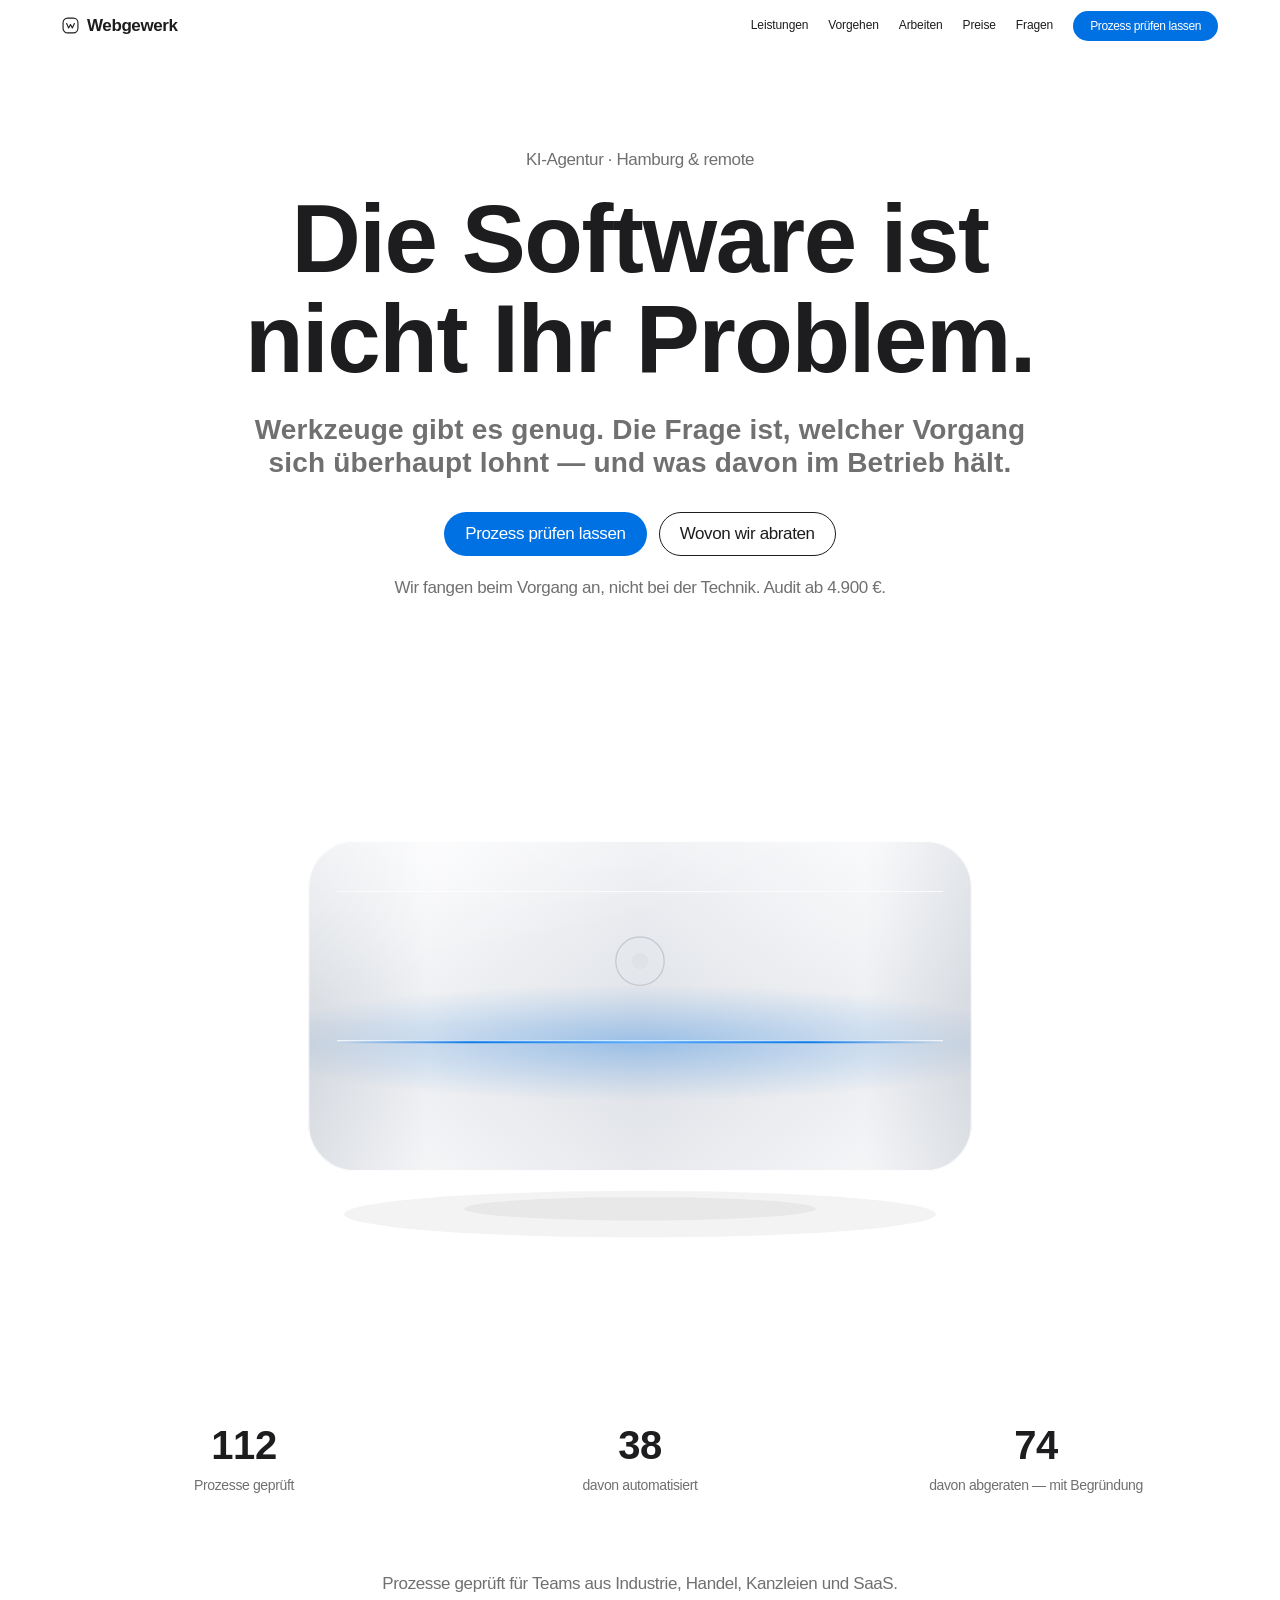
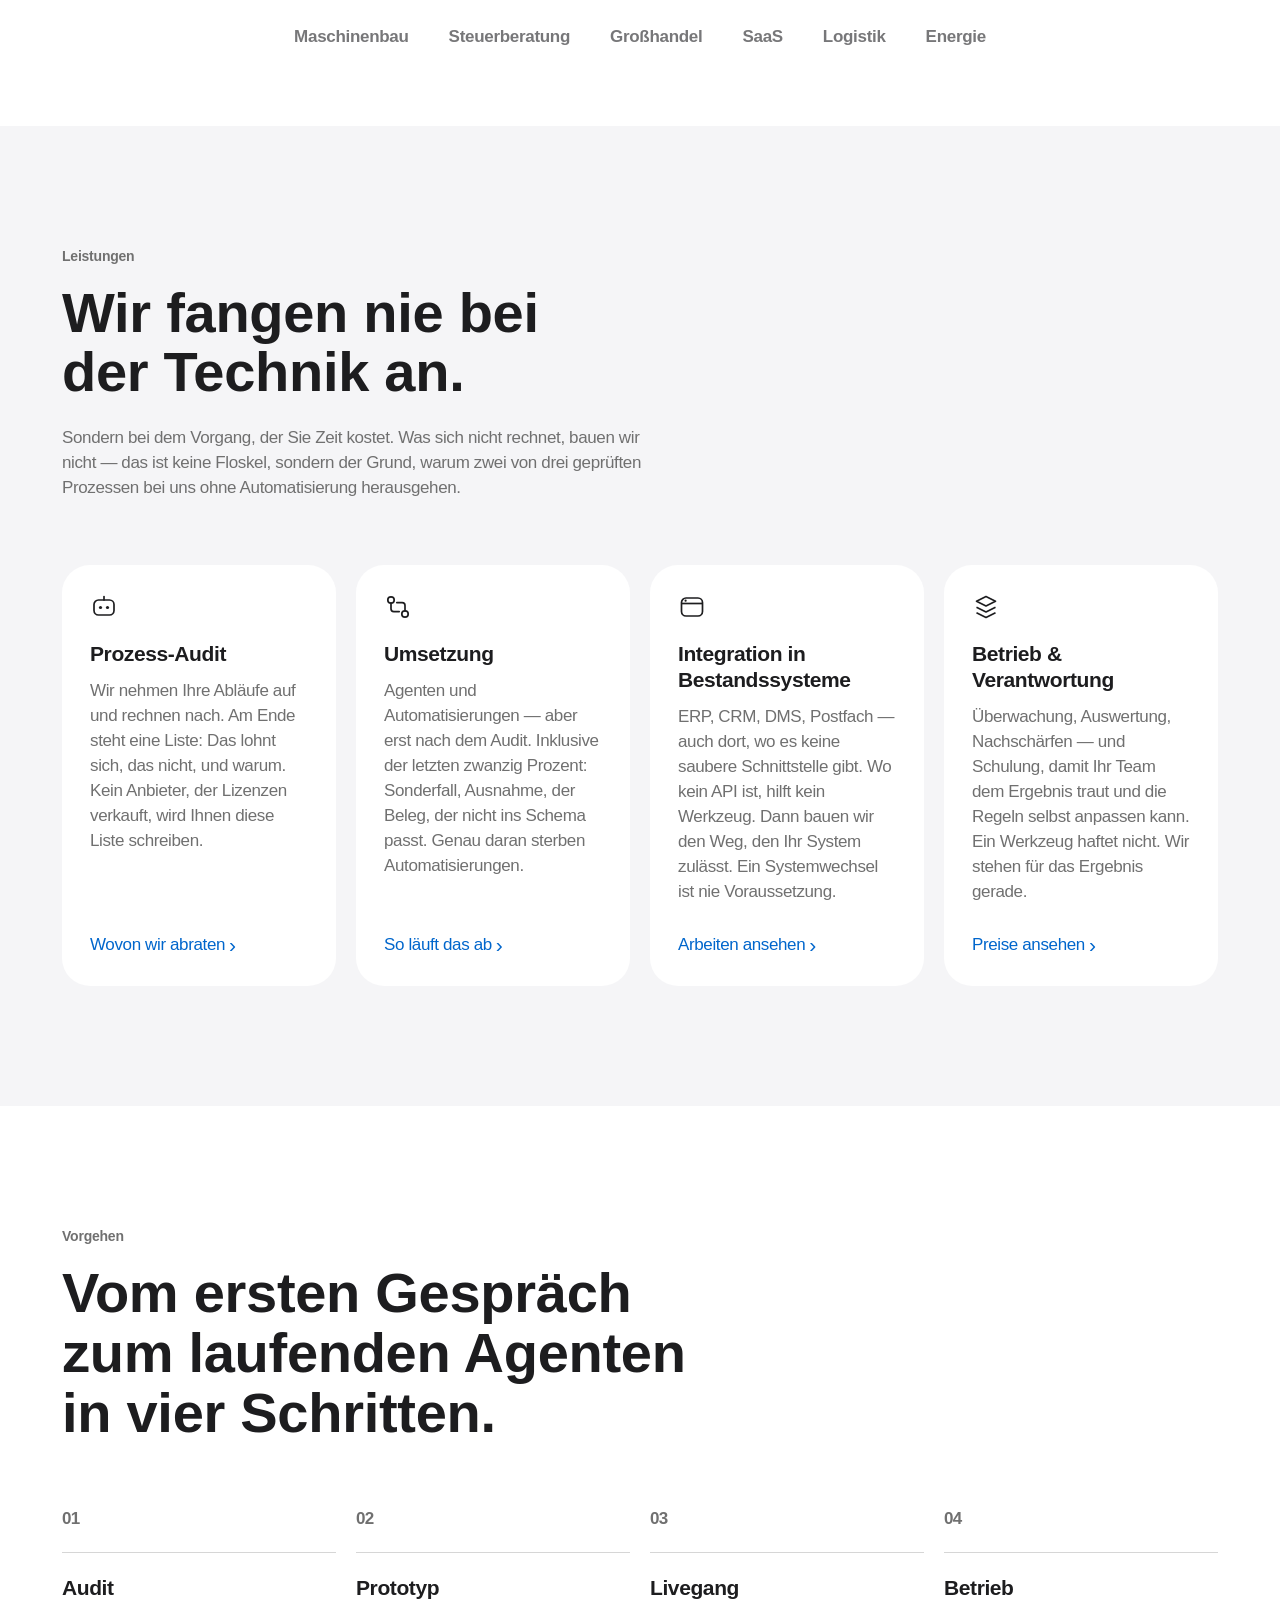
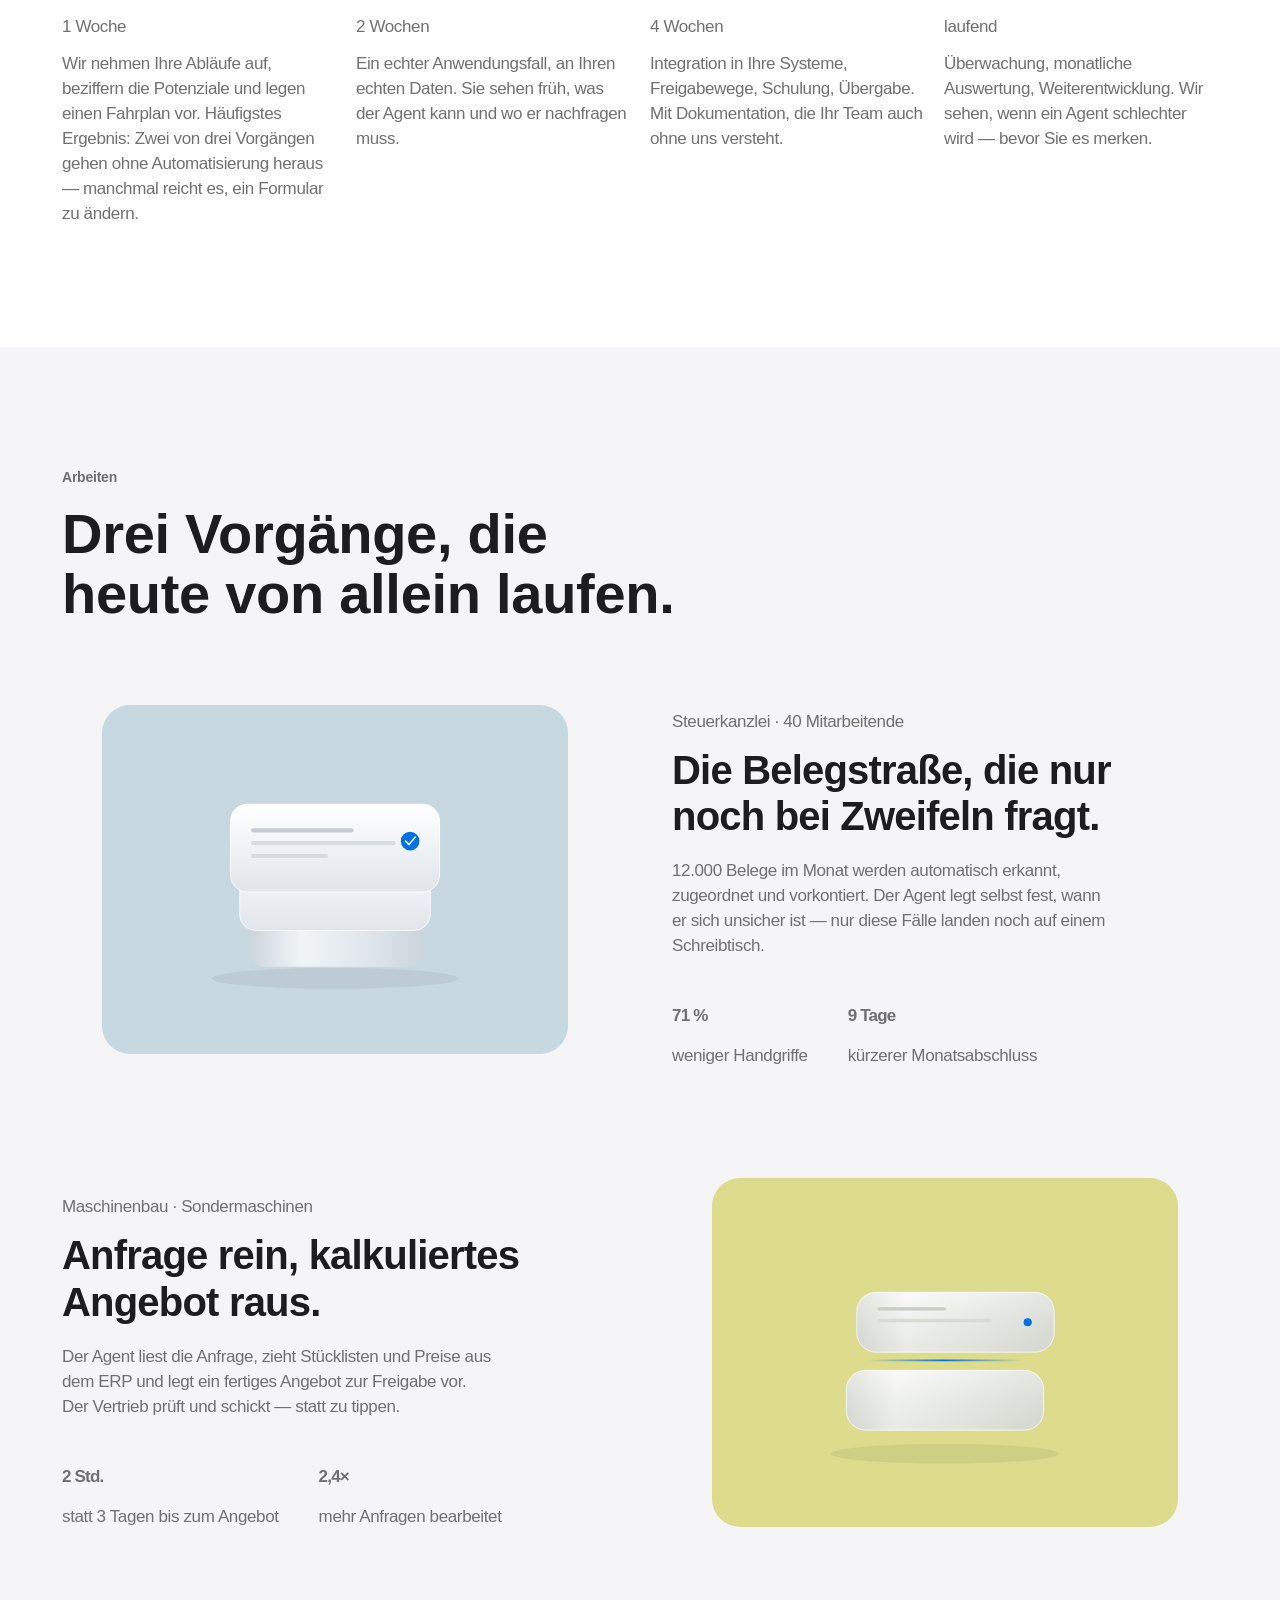
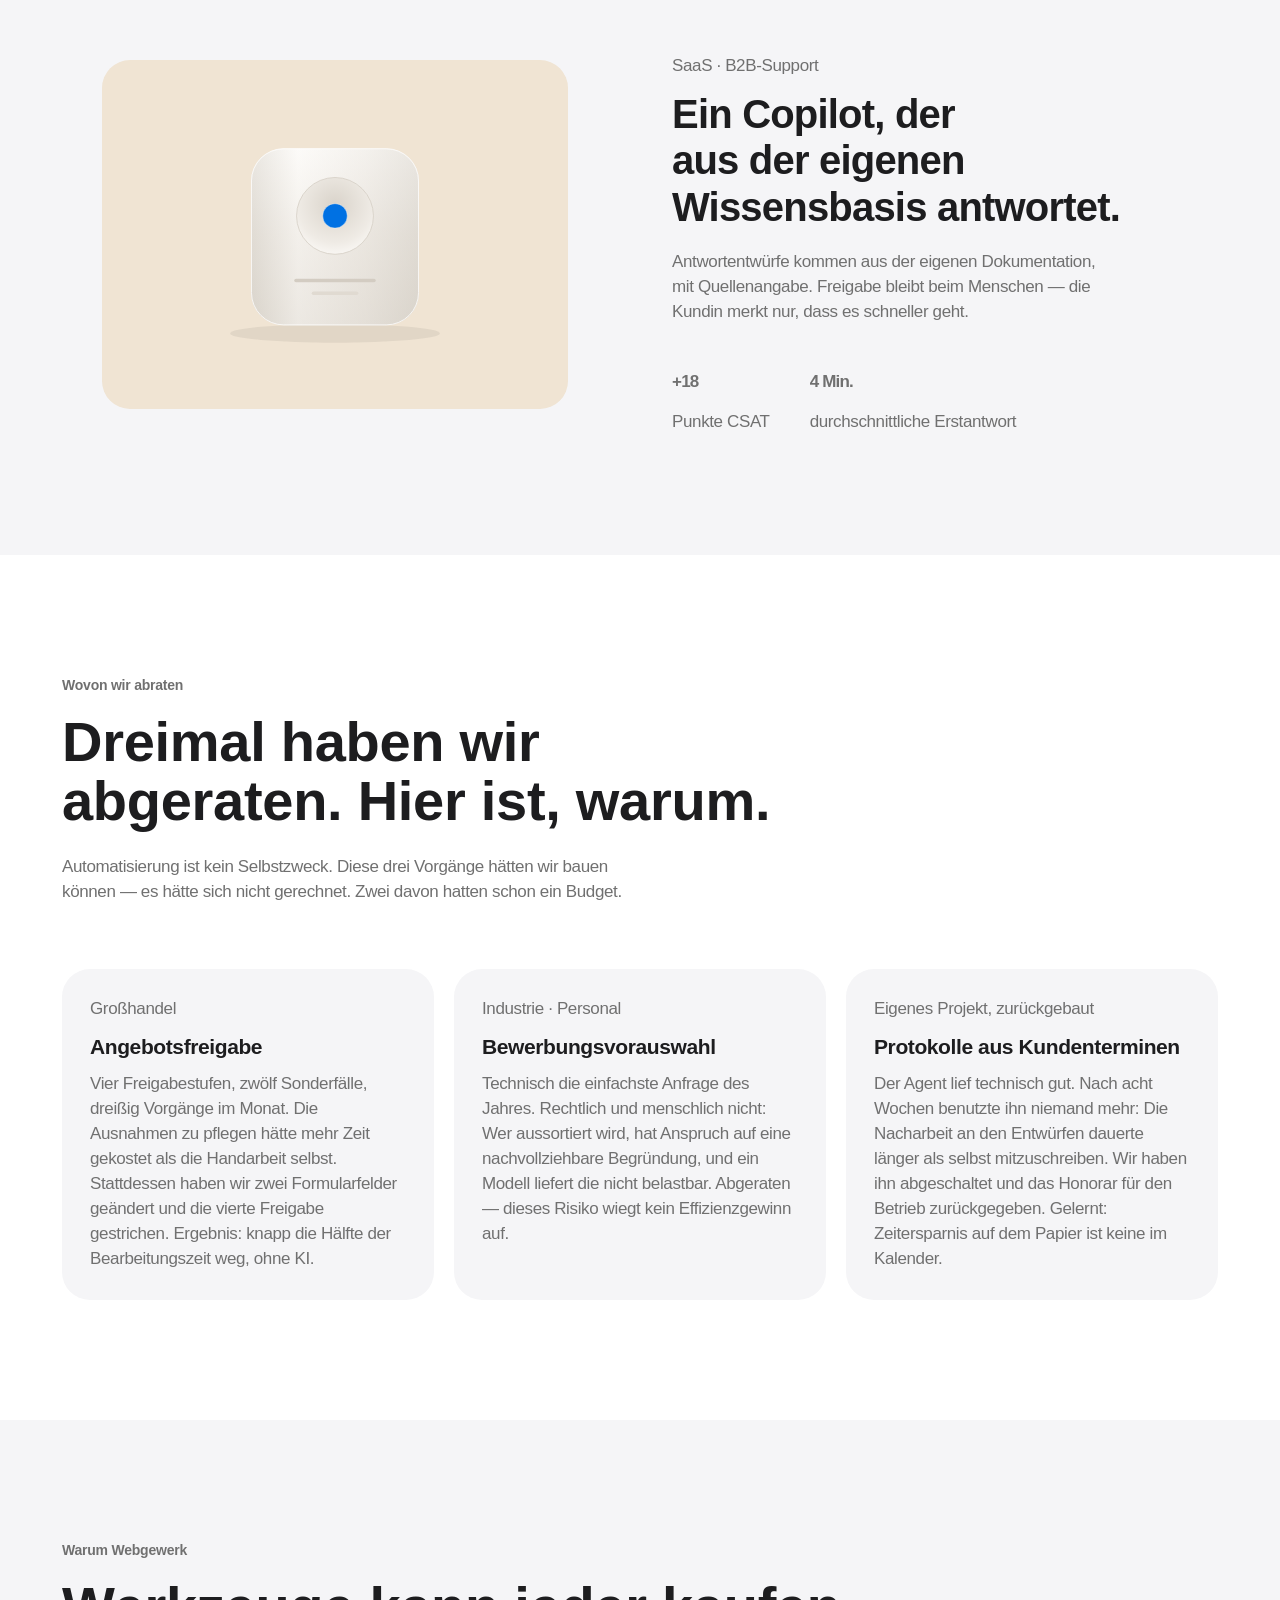
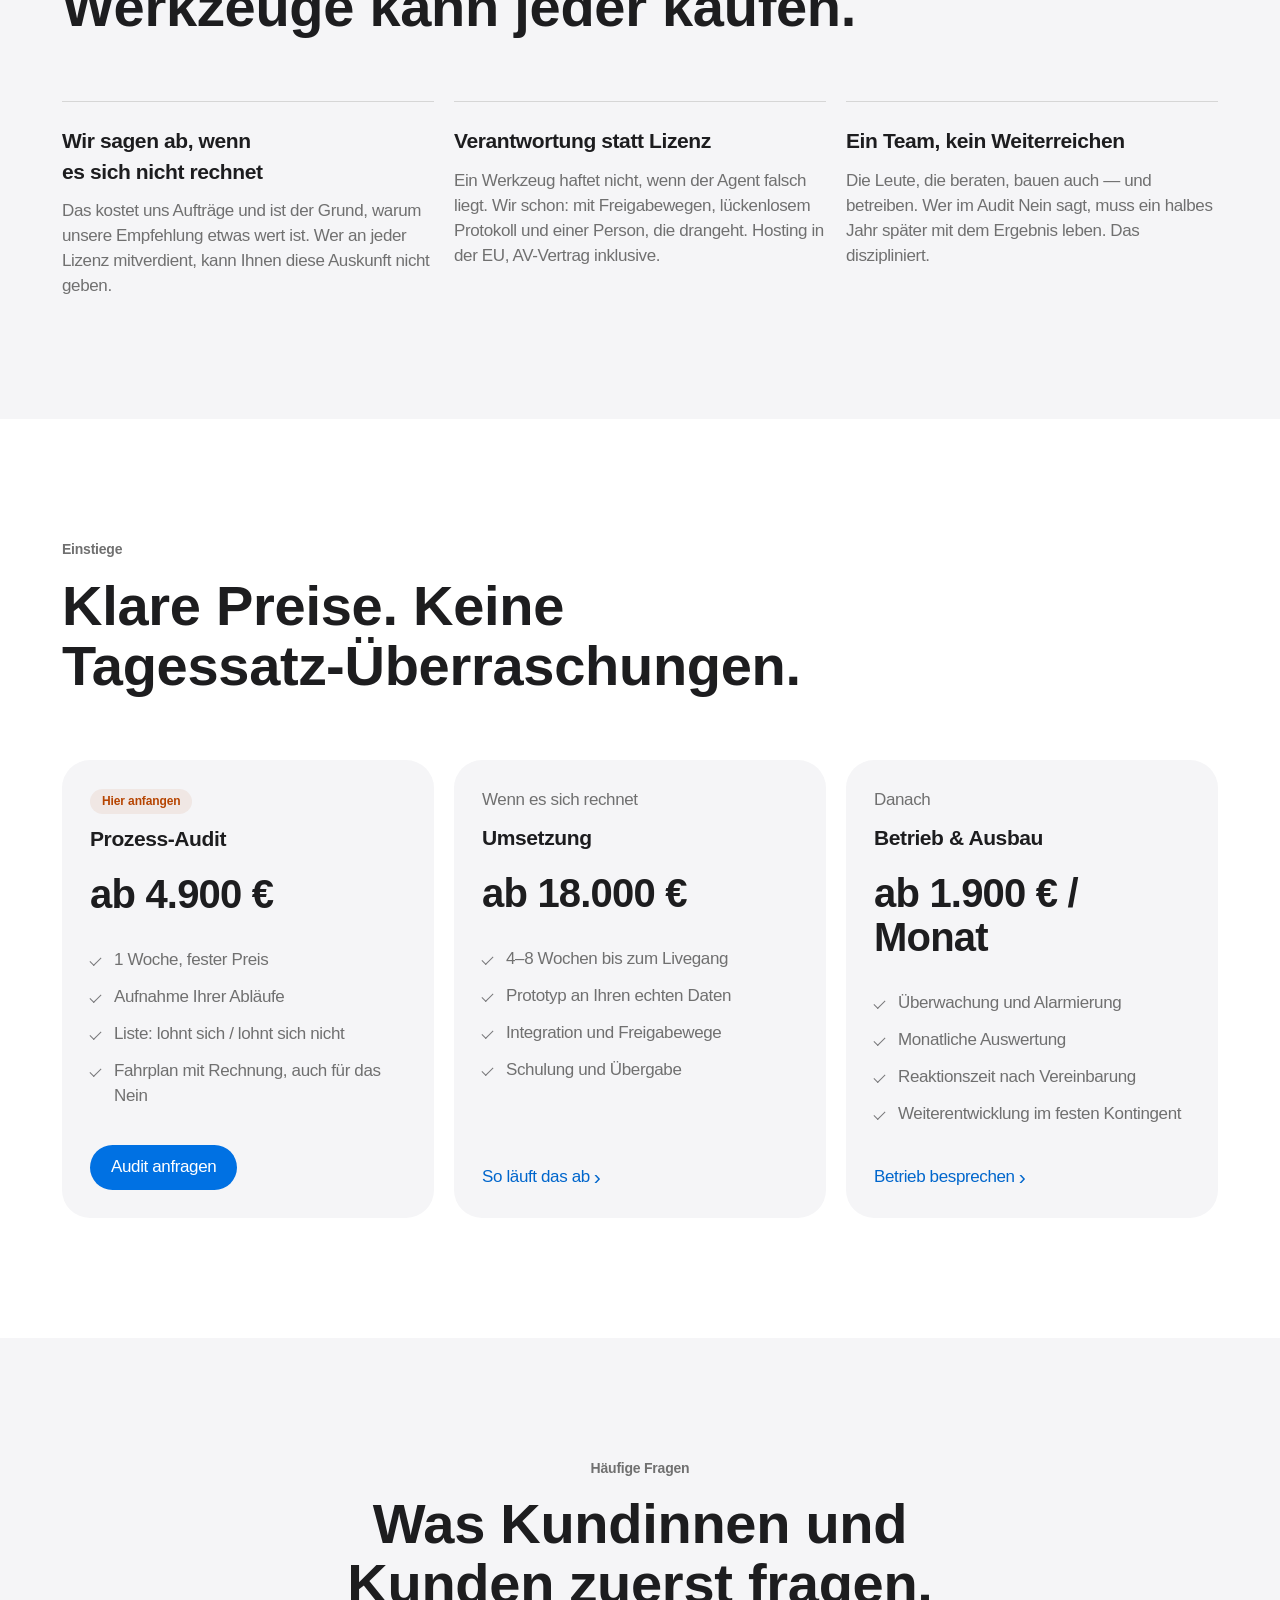
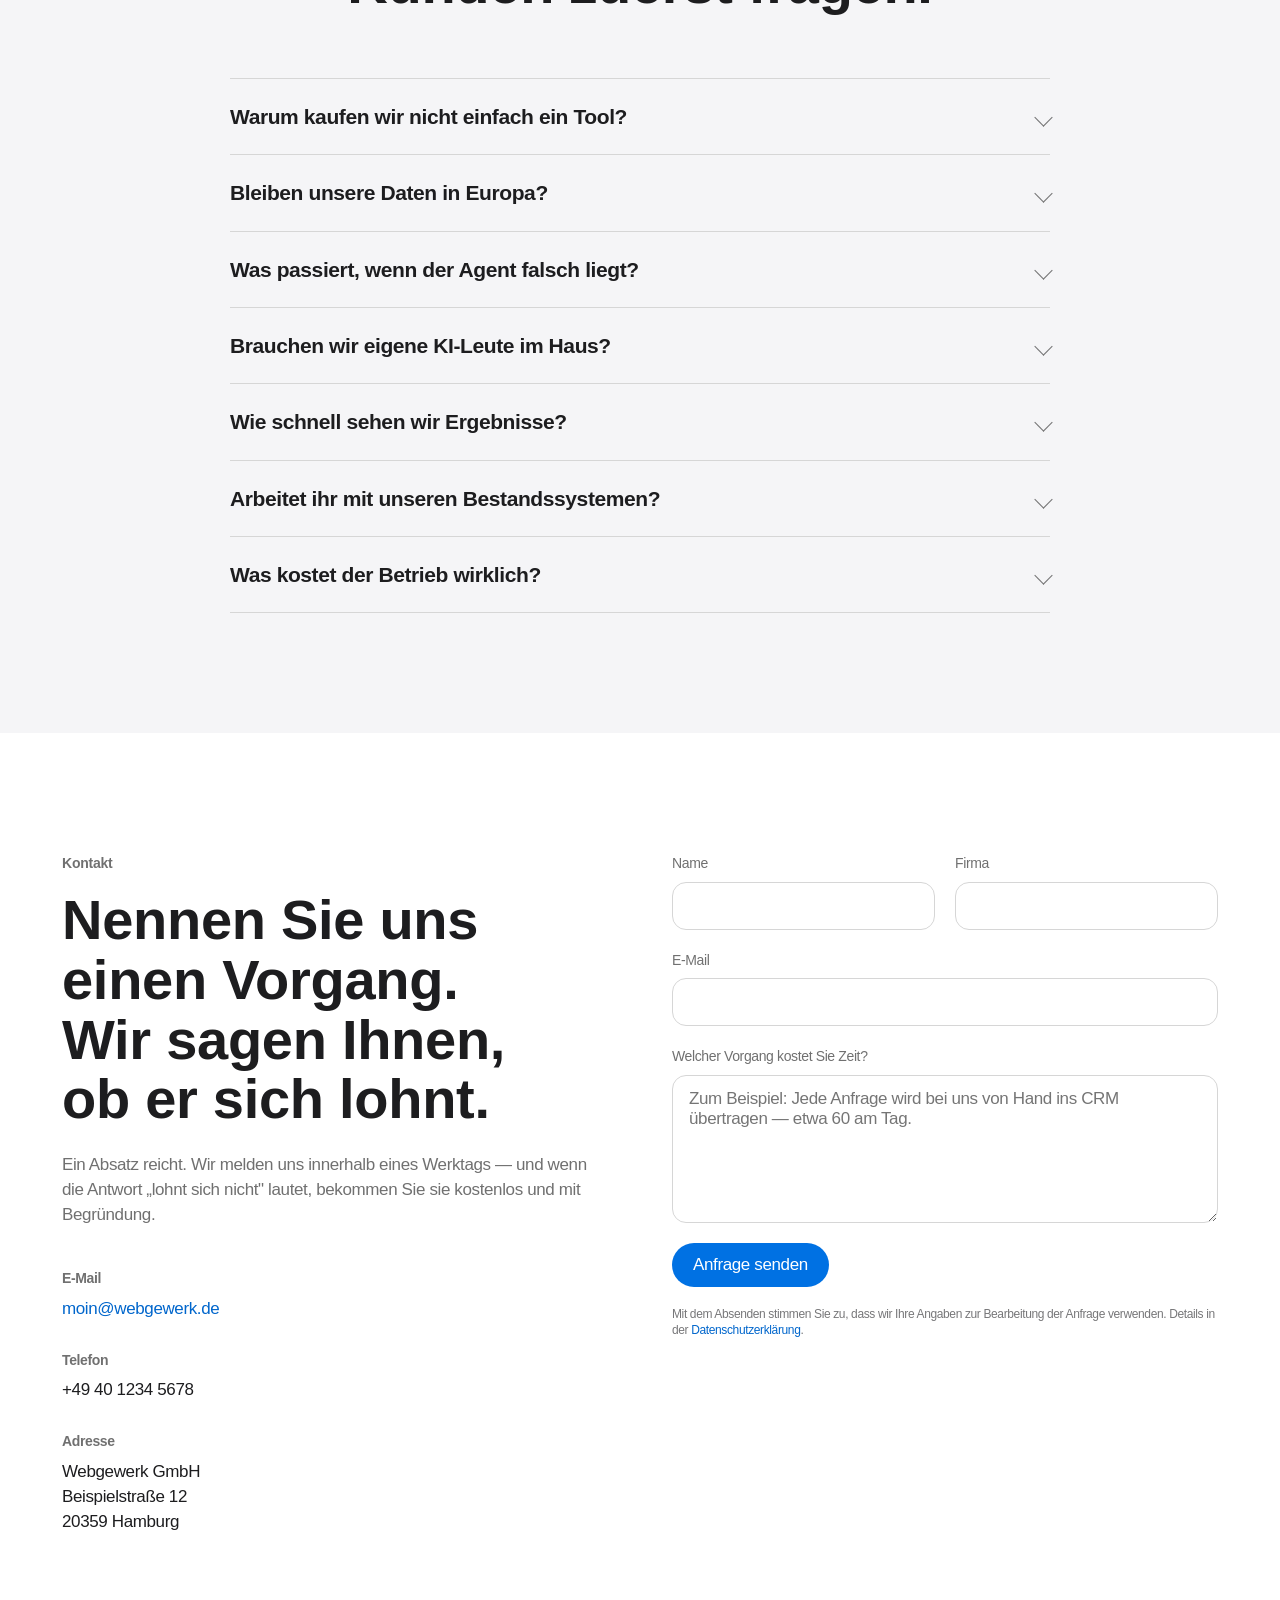
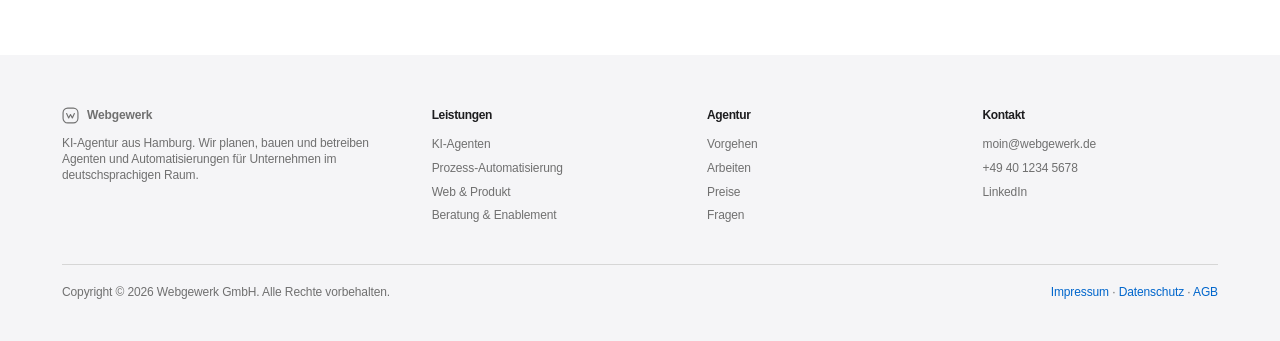
<file: index.html>
<!doctype html>
<html lang="de">
<head>
<meta charset="utf-8">
<meta name="viewport" content="width=device-width, initial-scale=1">
<title>Webgewerk — die Software ist nicht Ihr Problem</title>
<meta name="description" content="Werkzeuge für KI-Automatisierung gibt es genug. Webgewerk findet heraus, welcher Vorgang sich überhaupt lohnt — und baut nur das, was im Betrieb trägt. KI-Agentur aus Hamburg.">
<meta name="theme-color" content="#ffffff">

<meta property="og:type" content="website">
<meta property="og:locale" content="de_DE">
<meta property="og:site_name" content="Webgewerk">
<meta property="og:title" content="Webgewerk — die Software ist nicht Ihr Problem">
<meta property="og:description" content="Werkzeuge gibt es genug. Die Frage ist, welcher Vorgang sich überhaupt lohnt — und was davon im Betrieb hält.">
<meta property="og:image" content="assets/img/hero.svg">

<link rel="stylesheet" href="styles/main.css">
<link rel="icon" href="assets/img/mark.svg" type="image/svg+xml">

<script type="application/ld+json">
{
  "@context": "https://schema.org",
  "@type": "ProfessionalService",
  "name": "Webgewerk",
  "description": "KI-Agentur aus Hamburg. Prüft, welche Prozesse sich automatisieren lohnen, setzt um und betreibt.",
  "areaServed": "DACH",
  "email": "moin@webgewerk.de",
  "address": { "@type": "PostalAddress", "addressLocality": "Hamburg", "addressCountry": "DE" }
}
</script>
</head>

<body>
<a class="skip" href="#main">Zum Inhalt springen</a>

<!-- ========================= Navigation ========================= -->
<header class="nav">
  <div class="wrap nav__inner">
    <a class="nav__logo" href="#top">
      <svg class="nav__mark" viewBox="0 0 24 24" aria-hidden="true">
        <rect x="1.5" y="1.5" width="21" height="21" rx="6.5" fill="none" stroke="currentColor" stroke-width="1.6"/>
        <path d="M6.5 9.2 L9.4 15.4 L12 10.6 L14.6 15.4 L17.5 9.2" fill="none"
              stroke="currentColor" stroke-width="1.6" stroke-linecap="round" stroke-linejoin="round"/>
      </svg>
      Webgewerk
    </a>

    <button class="nav__burger" type="button" aria-expanded="false"
            aria-controls="nav-menu" aria-label="Menü öffnen"><span></span></button>

    <nav class="nav__menu" id="nav-menu" aria-label="Hauptnavigation">
      <a class="nav__link" href="#leistungen">Leistungen</a>
      <a class="nav__link" href="#vorgehen">Vorgehen</a>
      <a class="nav__link" href="#arbeiten">Arbeiten</a>
      <a class="nav__link" href="#preise">Preise</a>
      <a class="nav__link" href="#faq">Fragen</a>
      <a class="btn btn--filled nav__cta" href="#kontakt">Prozess prüfen lassen</a>
    </nav>
  </div>
</header>

<main id="main">
<a id="top"></a>

<!-- ========================= Hero ========================= -->
<section class="section hero">
  <div class="wrap">
    <p class="hero__eyebrow" data-reveal>KI-Agentur · Hamburg &amp; remote</p>
    <h1 class="h-display" data-reveal data-delay="1">Die Software ist<br>nicht Ihr Problem.</h1>
    <p class="hero__lead" data-reveal data-delay="2">
      Werkzeuge gibt es genug. Die Frage ist, welcher Vorgang sich überhaupt lohnt —
      und was davon im Betrieb hält.
    </p>

    <div class="btn-row btn-row--center" data-reveal data-delay="3">
      <a class="btn btn--filled" href="#kontakt">Prozess prüfen lassen</a>
      <a class="btn btn--ghost" href="#abraten">Wovon wir abraten</a>
    </div>

    <p class="hero__note num" data-reveal data-delay="3">Wir fangen beim Vorgang an, nicht bei der Technik. Audit ab 4.900 €.</p>

    <figure class="hero__visual" data-reveal>
      <img src="assets/img/hero.svg" width="1200" height="760"
           alt="Ein mattes Aluminiumobjekt mit einer schmalen blauen Lichtfuge, freigestellt auf Weiß.">
    </figure>

    <div class="stats">
      <!-- PLATZHALTER: Diese drei Zahlen müssen die echten sein, bevor die Seite
           öffentlich geht. Die Positionierung steht und fällt mit ihnen — erfundene
           Zahlen wären hier schädlicher als gar keine. Siehe README. -->
      <div class="stat" data-reveal>
        <p class="stat__value num">112</p>
        <p class="stat__label">Prozesse geprüft</p>
      </div>
      <div class="stat" data-reveal data-delay="1">
        <p class="stat__value num">38</p>
        <p class="stat__label">davon automatisiert</p>
      </div>
      <div class="stat" data-reveal data-delay="2">
        <p class="stat__value num">74</p>
        <p class="stat__label">davon abgeraten — mit Begründung</p>
      </div>
    </div>
  </div>
</section>

<!-- ========================= Vertrauen ========================= -->
<section class="section section--tight trust">
  <div class="wrap" data-reveal>
    <p>Prozesse geprüft für Teams aus Industrie, Handel, Kanzleien und SaaS.</p>
    <div class="trust__row">
      <span class="trust__item">Maschinenbau</span>
      <span class="trust__item">Steuerberatung</span>
      <span class="trust__item">Großhandel</span>
      <span class="trust__item">SaaS</span>
      <span class="trust__item">Logistik</span>
      <span class="trust__item">Energie</span>
    </div>
  </div>
</section>

<!-- ========================= Leistungen ========================= -->
<section class="section section--canvas" id="leistungen">
  <div class="wrap">
    <div class="section__head" data-reveal>
      <p class="eyebrow">Leistungen</p>
      <h2 class="h-section">Wir fangen nie bei der Technik an.</h2>
      <p class="copy">
        Sondern bei dem Vorgang, der Sie Zeit kostet. Was sich nicht rechnet, bauen wir
        nicht — das ist keine Floskel, sondern der Grund, warum zwei von drei geprüften
        Prozessen bei uns ohne Automatisierung herausgehen.
      </p>
    </div>

    <div class="grid grid--4">
      <article class="card" data-reveal>
        <svg class="card__icon" viewBox="0 0 28 28" fill="none" aria-hidden="true">
          <rect x="4" y="7" width="20" height="15" rx="4.5" stroke="currentColor" stroke-width="1.7"/>
          <circle cx="10.5" cy="14.5" r="1.6" fill="currentColor"/>
          <circle cx="17.5" cy="14.5" r="1.6" fill="currentColor"/>
          <path d="M14 7V3.5" stroke="currentColor" stroke-width="1.7" stroke-linecap="round"/>
        </svg>
        <h3>Prozess-Audit</h3>
        <p>Wir nehmen Ihre Abläufe auf und rechnen nach. Am Ende steht eine Liste: Das
          lohnt sich, das nicht, und warum. Kein Anbieter, der Lizenzen verkauft, wird
          Ihnen diese Liste schreiben.</p>
        <a class="arrow-link" href="#abraten">Wovon wir abraten</a>
      </article>

      <article class="card" data-reveal data-delay="1">
        <svg class="card__icon" viewBox="0 0 28 28" fill="none" aria-hidden="true">
          <circle cx="7" cy="7" r="3.2" stroke="currentColor" stroke-width="1.7"/>
          <circle cx="21" cy="21" r="3.2" stroke="currentColor" stroke-width="1.7"/>
          <path d="M7 10.4v5.4a2.8 2.8 0 0 0 2.8 2.8h5.4" stroke="currentColor" stroke-width="1.7" stroke-linecap="round"/>
          <path d="M21 17.8v-5.4a2.8 2.8 0 0 0-2.8-2.8h-5.4" stroke="currentColor" stroke-width="1.7" stroke-linecap="round"/>
        </svg>
        <h3>Umsetzung</h3>
        <p>Agenten und Automatisierungen — aber erst nach dem Audit. Inklusive der letzten
          zwanzig Prozent: Sonderfall, Ausnahme, der Beleg, der nicht ins Schema passt.
          Genau daran sterben Automatisierungen.</p>
        <a class="arrow-link" href="#vorgehen">So läuft das ab</a>
      </article>

      <article class="card" data-reveal data-delay="2">
        <svg class="card__icon" viewBox="0 0 28 28" fill="none" aria-hidden="true">
          <rect x="3.5" y="5" width="21" height="18" rx="4.5" stroke="currentColor" stroke-width="1.7"/>
          <path d="M3.5 10.5h21" stroke="currentColor" stroke-width="1.7"/>
          <circle cx="7.6" cy="7.7" r="1.1" fill="currentColor"/>
        </svg>
        <h3>Integration in Bestandssysteme</h3>
        <p>ERP, CRM, DMS, Postfach — auch dort, wo es keine saubere Schnittstelle gibt.
          Wo kein API ist, hilft kein Werkzeug. Dann bauen wir den Weg, den Ihr System
          zulässt. Ein Systemwechsel ist nie Voraussetzung.</p>
        <a class="arrow-link" href="#arbeiten">Arbeiten ansehen</a>
      </article>

      <article class="card" data-reveal data-delay="3">
        <svg class="card__icon" viewBox="0 0 28 28" fill="none" aria-hidden="true">
          <path d="M14 3.5 4.5 8.2 14 12.9l9.5-4.7L14 3.5Z" stroke="currentColor" stroke-width="1.7" stroke-linejoin="round"/>
          <path d="M4.5 14.2 14 18.9l9.5-4.7M4.5 19.8 14 24.5l9.5-4.7" stroke="currentColor" stroke-width="1.7" stroke-linejoin="round"/>
        </svg>
        <h3>Betrieb &amp; Verantwortung</h3>
        <p>Überwachung, Auswertung, Nachschärfen — und Schulung, damit Ihr Team dem
          Ergebnis traut und die Regeln selbst anpassen kann. Ein Werkzeug haftet nicht.
          Wir stehen für das Ergebnis gerade.</p>
        <a class="arrow-link" href="#preise">Preise ansehen</a>
      </article>
    </div>
  </div>
</section>

<!-- ========================= Vorgehen ========================= -->
<section class="section" id="vorgehen">
  <div class="wrap">
    <div class="section__head" data-reveal>
      <p class="eyebrow">Vorgehen</p>
      <h2 class="h-section">Vom ersten Gespräch zum laufenden Agenten in vier Schritten.</h2>
    </div>

    <div class="steps">
      <article class="step" data-reveal>
        <p class="step__num num">01</p>
        <div class="step__rule"></div>
        <h3>Audit</h3>
        <p class="step__time">1 Woche</p>
        <p>Wir nehmen Ihre Abläufe auf, beziffern die Potenziale und legen einen Fahrplan
          vor. Häufigstes Ergebnis: Zwei von drei Vorgängen gehen ohne Automatisierung
          heraus — manchmal reicht es, ein Formular zu ändern.</p>
      </article>

      <article class="step" data-reveal data-delay="1">
        <p class="step__num num">02</p>
        <div class="step__rule"></div>
        <h3>Prototyp</h3>
        <p class="step__time">2 Wochen</p>
        <p>Ein echter Anwendungsfall, an Ihren echten Daten. Sie sehen früh, was der Agent kann
          und wo er nachfragen muss.</p>
      </article>

      <article class="step" data-reveal data-delay="2">
        <p class="step__num num">03</p>
        <div class="step__rule"></div>
        <h3>Livegang</h3>
        <p class="step__time">4 Wochen</p>
        <p>Integration in Ihre Systeme, Freigabewege, Schulung, Übergabe. Mit Dokumentation,
          die Ihr Team auch ohne uns versteht.</p>
      </article>

      <article class="step" data-reveal data-delay="3">
        <p class="step__num num">04</p>
        <div class="step__rule"></div>
        <h3>Betrieb</h3>
        <p class="step__time">laufend</p>
        <p>Überwachung, monatliche Auswertung, Weiterentwicklung. Wir sehen, wenn ein Agent
          schlechter wird — bevor Sie es merken.</p>
      </article>
    </div>
  </div>
</section>

<!-- ========================= Arbeiten ========================= -->
<section class="section section--canvas" id="arbeiten">
  <div class="wrap">
    <div class="section__head" data-reveal>
      <p class="eyebrow">Arbeiten</p>
      <h2 class="h-section">Drei Vorgänge, die heute von allein laufen.</h2>
    </div>

    <article class="case" data-reveal>
      <figure class="case__media">
        <img src="assets/img/case-belege.svg" width="800" height="600"
             alt="Gestapelte Belegebenen als Produktdarstellung auf hellblauer Fläche.">
      </figure>
      <div class="case__body">
        <p class="case__kicker">Steuerkanzlei · 40 Mitarbeitende</p>
        <h3>Die Belegstraße, die nur noch bei Zweifeln fragt.</h3>
        <p>12.000 Belege im Monat werden automatisch erkannt, zugeordnet und vorkontiert.
          Der Agent legt selbst fest, wann er sich unsicher ist — nur diese Fälle landen
          noch auf einem Schreibtisch.</p>
        <div class="case__metrics num">
          <div>
            <p class="case__metric-value">71 %</p>
            <p class="case__metric-label">weniger Handgriffe</p>
          </div>
          <div>
            <p class="case__metric-value">9 Tage</p>
            <p class="case__metric-label">kürzerer Monatsabschluss</p>
          </div>
        </div>
      </div>
    </article>

    <article class="case case--flip" data-reveal>
      <figure class="case__media">
        <img src="assets/img/case-angebot.svg" width="800" height="600"
             alt="Zwei schwebende Metallplatten als Produktdarstellung auf gelbgrüner Fläche.">
      </figure>
      <div class="case__body">
        <p class="case__kicker">Maschinenbau · Sondermaschinen</p>
        <h3>Anfrage rein, kalkuliertes Angebot raus.</h3>
        <p>Der Agent liest die Anfrage, zieht Stücklisten und Preise aus dem ERP und legt ein
          fertiges Angebot zur Freigabe vor. Der Vertrieb prüft und schickt — statt zu tippen.</p>
        <div class="case__metrics num">
          <div>
            <p class="case__metric-value">2 Std.</p>
            <p class="case__metric-label">statt 3 Tagen bis zum Angebot</p>
          </div>
          <div>
            <p class="case__metric-value">2,4×</p>
            <p class="case__metric-label">mehr Anfragen bearbeitet</p>
          </div>
        </div>
      </div>
    </article>

    <article class="case" data-reveal>
      <figure class="case__media">
        <img src="assets/img/case-support.svg" width="800" height="600"
             alt="Monolithischer Block mit runder Vertiefung als Produktdarstellung auf cremefarbener Fläche.">
      </figure>
      <div class="case__body">
        <p class="case__kicker">SaaS · B2B-Support</p>
        <h3>Ein Copilot, der aus der eigenen Wissensbasis antwortet.</h3>
        <p>Antwortentwürfe kommen aus der eigenen Dokumentation, mit Quellenangabe. Freigabe
          bleibt beim Menschen — die Kundin merkt nur, dass es schneller geht.</p>
        <div class="case__metrics num">
          <div>
            <p class="case__metric-value">+18</p>
            <p class="case__metric-label">Punkte CSAT</p>
          </div>
          <div>
            <p class="case__metric-value">4 Min.</p>
            <p class="case__metric-label">durchschnittliche Erstantwort</p>
          </div>
        </div>
      </div>
    </article>
  </div>
</section>

<!-- ========================= Wovon wir abraten ========================= -->
<section class="section" id="abraten">
  <div class="wrap">
    <div class="section__head" data-reveal>
      <p class="eyebrow">Wovon wir abraten</p>
      <h2 class="h-section">Dreimal haben wir abgeraten. Hier ist, warum.</h2>
      <p class="copy">
        Automatisierung ist kein Selbstzweck. Diese drei Vorgänge hätten wir bauen
        können — es hätte sich nicht gerechnet. Zwei davon hatten schon ein Budget.
      </p>
    </div>

    <div class="grid grid--3">
      <article class="card" data-reveal>
        <p class="price__label">Großhandel</p>
        <h3>Angebotsfreigabe</h3>
        <p>Vier Freigabestufen, zwölf Sonderfälle, dreißig Vorgänge im Monat. Die
          Ausnahmen zu pflegen hätte mehr Zeit gekostet als die Handarbeit selbst.
          Stattdessen haben wir zwei Formularfelder geändert und die vierte Freigabe
          gestrichen. Ergebnis: knapp die Hälfte der Bearbeitungszeit weg, ohne KI.</p>
      </article>

      <article class="card" data-reveal data-delay="1">
        <p class="price__label">Industrie · Personal</p>
        <h3>Bewerbungsvorauswahl</h3>
        <p>Technisch die einfachste Anfrage des Jahres. Rechtlich und menschlich nicht:
          Wer aussortiert wird, hat Anspruch auf eine nachvollziehbare Begründung, und
          ein Modell liefert die nicht belastbar. Abgeraten — dieses Risiko wiegt kein
          Effizienzgewinn auf.</p>
      </article>

      <article class="card" data-reveal data-delay="2">
        <p class="price__label">Eigenes Projekt, zurückgebaut</p>
        <h3>Protokolle aus Kundenterminen</h3>
        <p>Der Agent lief technisch gut. Nach acht Wochen benutzte ihn niemand mehr:
          Die Nacharbeit an den Entwürfen dauerte länger als selbst mitzuschreiben. Wir
          haben ihn abgeschaltet und das Honorar für den Betrieb zurückgegeben. Gelernt:
          Zeitersparnis auf dem Papier ist keine im Kalender.</p>
      </article>
    </div>
  </div>
</section>

<!-- ========================= Warum ========================= -->
<section class="section section--canvas">
  <div class="wrap">
    <div class="section__head" data-reveal>
      <p class="eyebrow">Warum Webgewerk</p>
      <h2 class="h-section">Werkzeuge kann jeder kaufen.</h2>
    </div>

    <div class="grid grid--3">
      <article class="reason" data-reveal>
        <div class="reason__rule"></div>
        <h3>Wir sagen ab, wenn es sich nicht rechnet</h3>
        <p>Das kostet uns Aufträge und ist der Grund, warum unsere Empfehlung etwas wert
          ist. Wer an jeder Lizenz mitverdient, kann Ihnen diese Auskunft nicht geben.</p>
      </article>

      <article class="reason" data-reveal data-delay="1">
        <div class="reason__rule"></div>
        <h3>Verantwortung statt Lizenz</h3>
        <p>Ein Werkzeug haftet nicht, wenn der Agent falsch liegt. Wir schon: mit
          Freigabewegen, lückenlosem Protokoll und einer Person, die drangeht. Hosting
          in der EU, AV-Vertrag inklusive.</p>
      </article>

      <article class="reason" data-reveal data-delay="2">
        <div class="reason__rule"></div>
        <h3>Ein Team, kein Weiterreichen</h3>
        <p>Die Leute, die beraten, bauen auch — und betreiben. Wer im Audit Nein sagt,
          muss ein halbes Jahr später mit dem Ergebnis leben. Das diszipliniert.</p>
      </article>
    </div>
  </div>
</section>

<!-- ========================= Preise ========================= -->
<section class="section" id="preise">
  <div class="wrap">
    <div class="section__head" data-reveal>
      <p class="eyebrow">Einstiege</p>
      <h2 class="h-section">Klare Preise. Keine Tagessatz-Überraschungen.</h2>
    </div>

    <div class="grid grid--3">
      <article class="card price" data-reveal>
        <p class="price__label"><span class="badge">Hier anfangen</span></p>
        <h3>Prozess-Audit</h3>
        <p class="price__value num">ab 4.900 €</p>
        <ul class="price__list">
          <li>1 Woche, fester Preis</li>
          <li>Aufnahme Ihrer Abläufe</li>
          <li>Liste: lohnt sich / lohnt sich nicht</li>
          <li>Fahrplan mit Rechnung, auch für das Nein</li>
        </ul>
        <a class="btn btn--filled" href="#kontakt" style="margin-top:var(--sp-6);align-self:flex-start;">Audit anfragen</a>
      </article>

      <article class="card price" data-reveal data-delay="1">
        <p class="price__label">Wenn es sich rechnet</p>
        <h3>Umsetzung</h3>
        <p class="price__value num">ab 18.000 €</p>
        <ul class="price__list">
          <li>4–8 Wochen bis zum Livegang</li>
          <li>Prototyp an Ihren echten Daten</li>
          <li>Integration und Freigabewege</li>
          <li>Schulung und Übergabe</li>
        </ul>
        <a class="arrow-link" href="#vorgehen">So läuft das ab</a>
      </article>

      <article class="card price" data-reveal data-delay="2">
        <p class="price__label">Danach</p>
        <h3>Betrieb &amp; Ausbau</h3>
        <p class="price__value num">ab 1.900 € / Monat</p>
        <ul class="price__list">
          <li>Überwachung und Alarmierung</li>
          <li>Monatliche Auswertung</li>
          <li>Reaktionszeit nach Vereinbarung</li>
          <li>Weiterentwicklung im festen Kontingent</li>
        </ul>
        <a class="arrow-link" href="#kontakt">Betrieb besprechen</a>
      </article>
    </div>
  </div>
</section>

<!-- ========================= FAQ ========================= -->
<section class="section section--canvas" id="faq">
  <div class="wrap">
    <div class="section__head section__head--center" data-reveal>
      <p class="eyebrow">Häufige Fragen</p>
      <h2 class="h-section">Was Kundinnen und Kunden zuerst fragen.</h2>
    </div>

    <div class="faq" data-reveal>
      <details class="faq__item">
        <summary class="faq__q">Warum kaufen wir nicht einfach ein Tool?</summary>
        <div class="faq__a"><p>Weil das Werkzeug der einfachste Teil ist. Eine Lizenz kostet
          ein paar hundert Euro im Monat und ist in einer Woche eingerichtet. Danach fängt
          die Arbeit an: Welcher Vorgang lohnt sich überhaupt, was passiert mit den
          Ausnahmen, wie kommt das Werkzeug an Ihr Altsystem, benutzt es hinterher jemand,
          und wer haftet, wenn es falsch liegt. Wenn Sie das im Haus haben, brauchen Sie
          uns nicht — dann sagen wir Ihnen das auch.</p></div>
      </details>

      <details class="faq__item">
        <summary class="faq__q">Bleiben unsere Daten in Europa?</summary>
        <div class="faq__a"><p>Ja. Wir hosten in der EU und wählen Modelle, die sich in der EU
          betreiben oder über europäische Anbieter ansprechen lassen. Wo ein Anbieter außerhalb
          der EU unvermeidbar ist, sagen wir das vorher und legen die Rechtsgrundlage offen —
          Sie entscheiden dann, nicht wir.</p></div>
      </details>

      <details class="faq__item">
        <summary class="faq__q">Was passiert, wenn der Agent falsch liegt?</summary>
        <div class="faq__a"><p>Dafür bauen wir zwei Dinge ein: eine Unsicherheitsschwelle, ab der
          der Agent nicht selbst entscheidet, sondern vorlegt — und ein Protokoll, in dem jeder
          Schritt nachvollziehbar bleibt. Kritische Vorgänge bekommen grundsätzlich eine
          menschliche Freigabe.</p></div>
      </details>

      <details class="faq__item">
        <summary class="faq__q">Brauchen wir eigene KI-Leute im Haus?</summary>
        <div class="faq__a"><p>Nein. Für den Betrieb reicht eine Person, die den Fachprozess kennt.
          Wir schulen sie und übergeben eine Dokumentation, mit der sie Regeln selbst anpassen
          kann. Alles Technische können Sie bei uns lassen — müssen Sie aber nicht.</p></div>
      </details>

      <details class="faq__item">
        <summary class="faq__q">Wie schnell sehen wir Ergebnisse?</summary>
        <div class="faq__a"><p>Nach dem Audit wissen Sie in einer Woche, was sich rechnet. Der
          erste Prototyp läuft nach zwei weiteren Wochen an Ihren Daten. Bis ein Agent
          produktiv arbeitet, vergehen in der Regel vier bis acht Wochen.</p></div>
      </details>

      <details class="faq__item">
        <summary class="faq__q">Arbeitet ihr mit unseren Bestandssystemen?</summary>
        <div class="faq__a"><p>Genau darin liegt die Arbeit. Wir docken an ERP, CRM, DMS und
          Postfächer an — per Schnittstelle, wo es eine gibt, sonst über den Weg, den Ihr
          System zulässt. Ein Systemwechsel ist nie Voraussetzung für ein Projekt.</p></div>
      </details>

      <details class="faq__item">
        <summary class="faq__q">Was kostet der Betrieb wirklich?</summary>
        <div class="faq__a"><p>Zwei Posten: unsere Betreuung ab 1.900 € im Monat und die
          Modellkosten, die nach Nutzung abgerechnet werden. Letztere schätzen wir im Audit
          anhand Ihrer Mengen ab — bei den meisten Projekten liegen sie im niedrigen dreistelligen
          Bereich pro Monat.</p></div>
      </details>
    </div>
  </div>
</section>

<!-- ========================= Kontakt ========================= -->
<section class="section" id="kontakt">
  <div class="wrap">
    <div class="contact">
      <div data-reveal>
        <p class="eyebrow">Kontakt</p>
        <h2 class="h-section">Nennen Sie uns einen Vorgang. Wir sagen Ihnen, ob er sich lohnt.</h2>
        <p class="copy" style="margin-top:var(--sp-6);">
          Ein Absatz reicht. Wir melden uns innerhalb eines Werktags — und wenn die Antwort
          „lohnt sich nicht" lautet, bekommen Sie sie kostenlos und mit Begründung.
        </p>

        <div class="contact__aside" style="margin-top:var(--sp-10);">
          <div class="contact__block">
            <h3>E-Mail</h3>
            <p><a href="mailto:moin@webgewerk.de">moin@webgewerk.de</a></p>
          </div>
          <div class="contact__block">
            <h3>Telefon</h3>
            <p class="num">+49 40 1234 5678</p>
          </div>
          <div class="contact__block">
            <h3>Adresse</h3>
            <p>Webgewerk GmbH<br>Beispielstraße 12<br>20359 Hamburg</p>
          </div>
        </div>
      </div>

      <form class="contact__form" data-reveal data-delay="1" novalidate>
        <div class="field-row">
          <div class="field">
            <label for="f-name">Name</label>
            <input id="f-name" name="name" type="text" autocomplete="name" required>
          </div>
          <div class="field">
            <label for="f-firma">Firma</label>
            <input id="f-firma" name="firma" type="text" autocomplete="organization">
          </div>
        </div>

        <div class="field">
          <label for="f-mail">E-Mail</label>
          <input id="f-mail" name="email" type="email" autocomplete="email" required>
        </div>

        <div class="field">
          <label for="f-text">Welcher Vorgang kostet Sie Zeit?</label>
          <textarea id="f-text" name="anliegen" required
            placeholder="Zum Beispiel: Jede Anfrage wird bei uns von Hand ins CRM übertragen — etwa 60 am Tag."></textarea>
        </div>

        <p class="form__status" hidden role="status"></p>

        <button class="btn btn--filled form__submit" type="submit">Anfrage senden</button>

        <p class="form__note">
          Mit dem Absenden stimmen Sie zu, dass wir Ihre Angaben zur Bearbeitung der Anfrage
          verwenden. Details in der <a href="datenschutz.html">Datenschutzerklärung</a>.
        </p>
      </form>
    </div>
  </div>
</section>
</main>

<!-- ========================= Footer ========================= -->
<footer class="footer">
  <div class="wrap">
    <div class="footer__grid">
      <div>
        <a class="nav__logo" href="#top" style="margin-bottom:var(--sp-3);">
          <svg class="nav__mark" viewBox="0 0 24 24" aria-hidden="true">
            <rect x="1.5" y="1.5" width="21" height="21" rx="6.5" fill="none" stroke="currentColor" stroke-width="1.6"/>
            <path d="M6.5 9.2 L9.4 15.4 L12 10.6 L14.6 15.4 L17.5 9.2" fill="none"
                  stroke="currentColor" stroke-width="1.6" stroke-linecap="round" stroke-linejoin="round"/>
          </svg>
          Webgewerk
        </a>
        <p>KI-Agentur aus Hamburg. Wir planen, bauen und betreiben Agenten und
          Automatisierungen für Unternehmen im deutschsprachigen Raum.</p>
      </div>

      <div>
        <h4>Leistungen</h4>
        <ul>
          <li><a href="#leistungen">KI-Agenten</a></li>
          <li><a href="#leistungen">Prozess-Automatisierung</a></li>
          <li><a href="#leistungen">Web &amp; Produkt</a></li>
          <li><a href="#leistungen">Beratung &amp; Enablement</a></li>
        </ul>
      </div>

      <div>
        <h4>Agentur</h4>
        <ul>
          <li><a href="#vorgehen">Vorgehen</a></li>
          <li><a href="#arbeiten">Arbeiten</a></li>
          <li><a href="#preise">Preise</a></li>
          <li><a href="#faq">Fragen</a></li>
        </ul>
      </div>

      <div>
        <h4>Kontakt</h4>
        <ul>
          <li><a href="mailto:moin@webgewerk.de">moin@webgewerk.de</a></li>
          <li class="num">+49 40 1234 5678</li>
          <li><a href="https://www.linkedin.com/" rel="noopener">LinkedIn</a></li>
        </ul>
      </div>
    </div>

    <div class="footer__legal">
      <p>Copyright © <span data-year>2026</span> Webgewerk GmbH. Alle Rechte vorbehalten.</p>
      <p>
        <a href="impressum.html">Impressum</a> ·
        <a href="datenschutz.html">Datenschutz</a> ·
        <a href="agb.html">AGB</a>
      </p>
    </div>
  </div>
</footer>

<script src="scripts/main.js"></script>
</body>
</html>
</file>
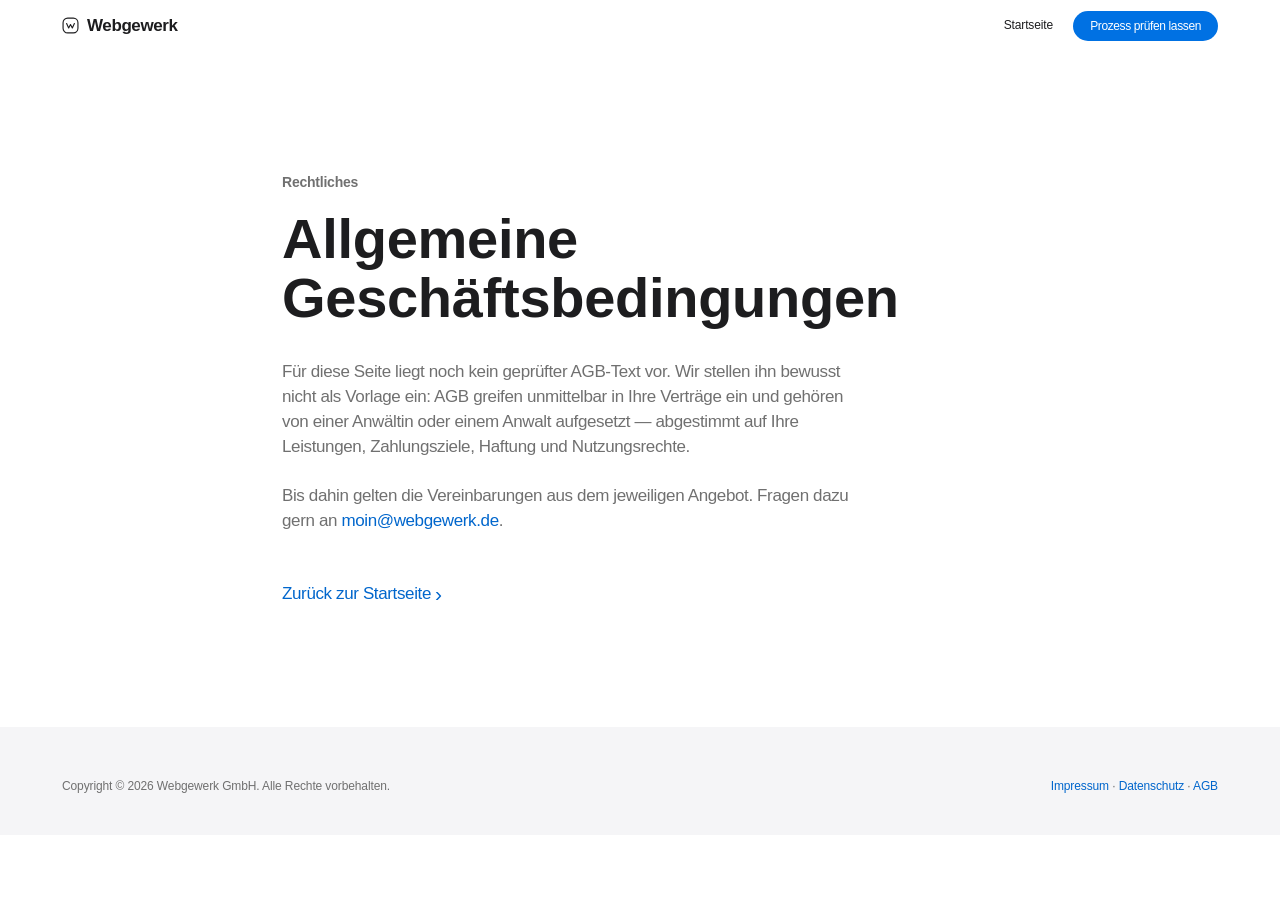
<file: agb.html>
<!doctype html>
<html lang="de">
<head>
<meta charset="utf-8">
<meta name="viewport" content="width=device-width, initial-scale=1">
<title>AGB — Webgewerk</title>
<meta name="description" content="Allgemeine Geschäftsbedingungen der Webgewerk GmbH.">
<meta name="robots" content="noindex">
<link rel="stylesheet" href="styles/main.css">
<link rel="icon" href="assets/img/mark.svg" type="image/svg+xml">
</head>
<body>
<a class="skip" href="#main">Zum Inhalt springen</a>

<header class="nav is-scrolled">
  <div class="wrap nav__inner">
    <a class="nav__logo" href="index.html">
      <svg class="nav__mark" viewBox="0 0 24 24" aria-hidden="true">
        <rect x="1.5" y="1.5" width="21" height="21" rx="6.5" fill="none" stroke="currentColor" stroke-width="1.6"/>
        <path d="M6.5 9.2 L9.4 15.4 L12 10.6 L14.6 15.4 L17.5 9.2" fill="none"
              stroke="currentColor" stroke-width="1.6" stroke-linecap="round" stroke-linejoin="round"/>
      </svg>
      Webgewerk
    </a>
    <nav class="nav__menu" aria-label="Hauptnavigation">
      <a class="nav__link" href="index.html">Startseite</a>
      <a class="btn btn--filled nav__cta" href="index.html#kontakt">Prozess prüfen lassen</a>
    </nav>
  </div>
</header>

<main id="main" class="section">
  <div class="wrap" style="max-width:760px;">
    <p class="eyebrow">Rechtliches</p>
    <h1 class="h-section">Allgemeine Geschäftsbedingungen</h1>

    <p class="copy" style="margin-top:var(--sp-8);">
      Für diese Seite liegt noch kein geprüfter AGB-Text vor. Wir stellen ihn bewusst nicht
      als Vorlage ein: AGB greifen unmittelbar in Ihre Verträge ein und gehören von einer
      Anwältin oder einem Anwalt aufgesetzt — abgestimmt auf Ihre Leistungen, Zahlungsziele,
      Haftung und Nutzungsrechte.
    </p>

    <p class="copy" style="margin-top:var(--sp-6);">
      Bis dahin gelten die Vereinbarungen aus dem jeweiligen Angebot. Fragen dazu gern an
      <a href="mailto:moin@webgewerk.de">moin@webgewerk.de</a>.
    </p>

    <p style="margin-top:var(--sp-12);"><a class="arrow-link" href="index.html">Zurück zur Startseite</a></p>
  </div>
</main>

<footer class="footer">
  <div class="wrap">
    <div class="footer__legal" style="margin-top:0;border-top:0;padding-top:0;">
      <p>Copyright © <span data-year>2026</span> Webgewerk GmbH. Alle Rechte vorbehalten.</p>
      <p>
        <a href="impressum.html">Impressum</a> ·
        <a href="datenschutz.html">Datenschutz</a> ·
        <a href="agb.html">AGB</a>
      </p>
    </div>
  </div>
</footer>

<script src="scripts/main.js"></script>
</body>
</html>
</file>
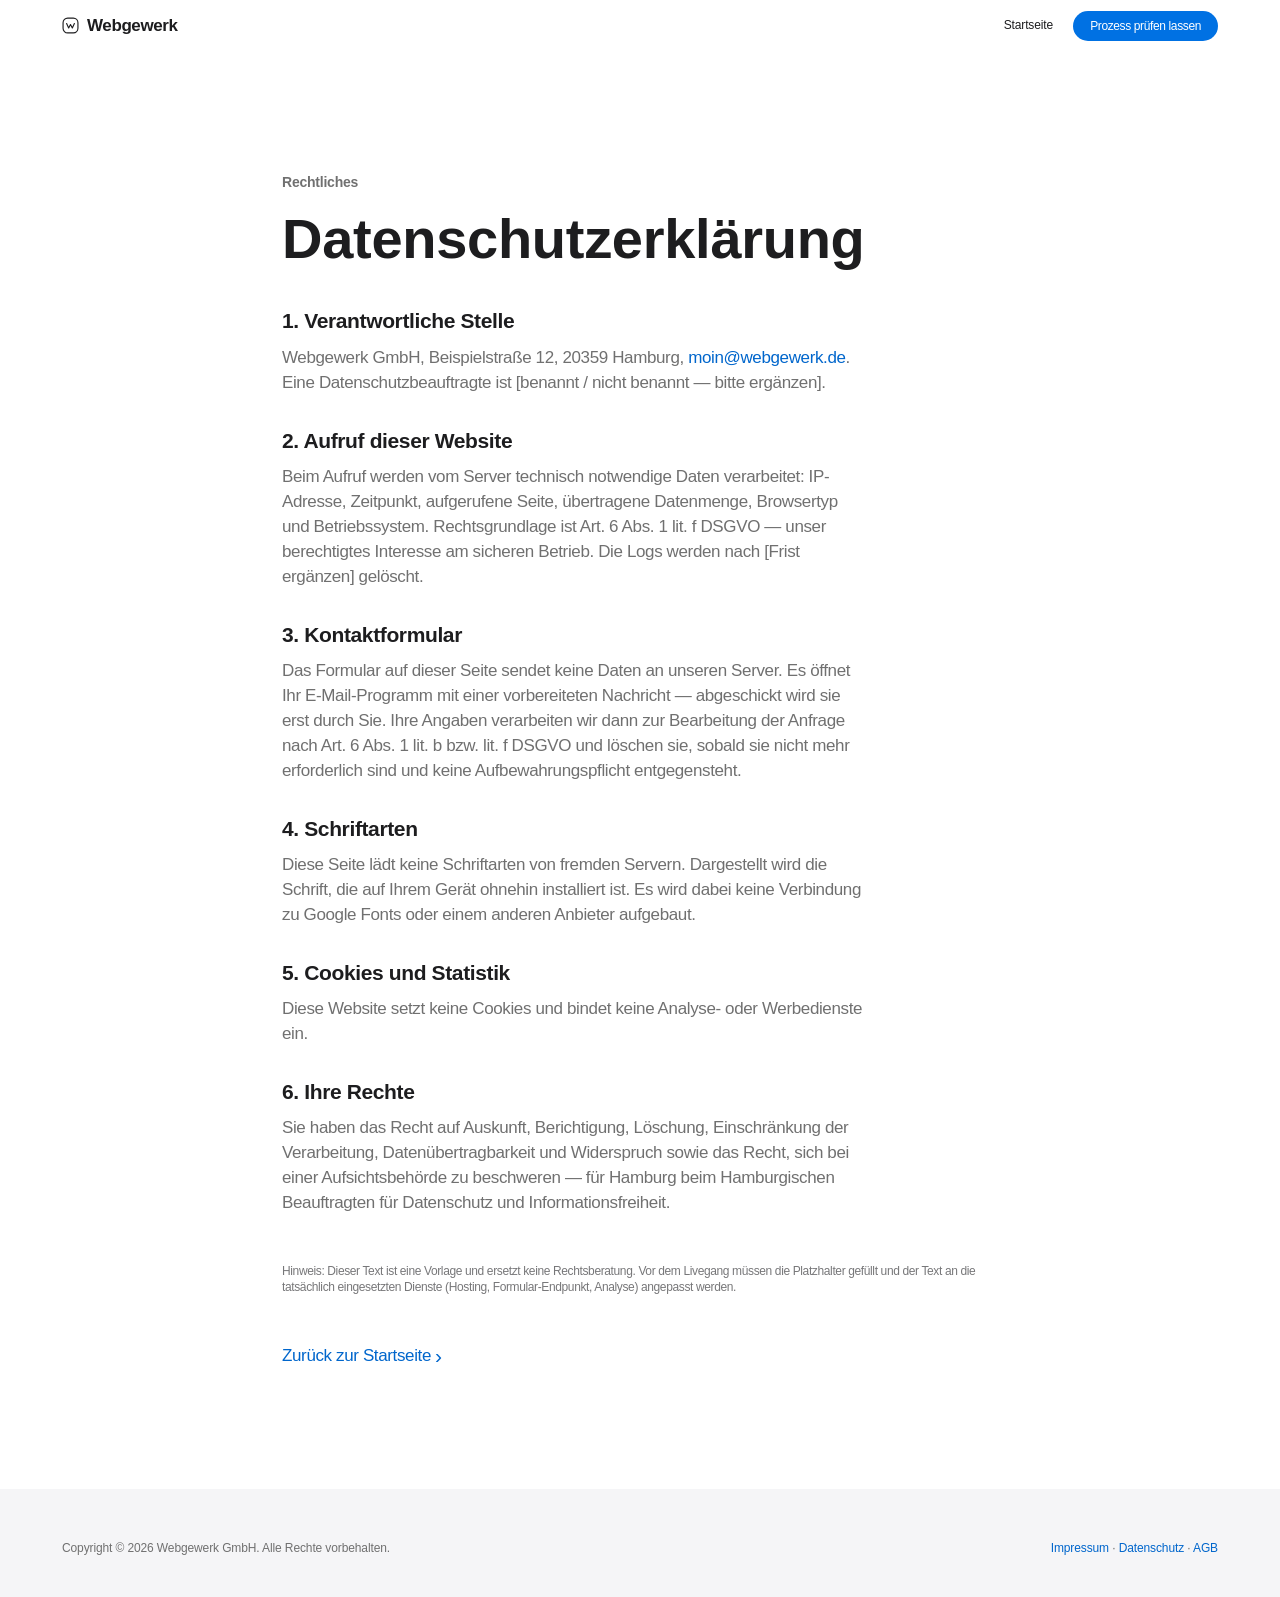
<file: datenschutz.html>
<!doctype html>
<html lang="de">
<head>
<meta charset="utf-8">
<meta name="viewport" content="width=device-width, initial-scale=1">
<title>Datenschutzerklärung — Webgewerk</title>
<meta name="description" content="Informationen zur Verarbeitung personenbezogener Daten auf webgewerk.de.">
<meta name="robots" content="noindex">
<link rel="stylesheet" href="styles/main.css">
<link rel="icon" href="assets/img/mark.svg" type="image/svg+xml">
</head>
<body>
<a class="skip" href="#main">Zum Inhalt springen</a>

<header class="nav is-scrolled">
  <div class="wrap nav__inner">
    <a class="nav__logo" href="index.html">
      <svg class="nav__mark" viewBox="0 0 24 24" aria-hidden="true">
        <rect x="1.5" y="1.5" width="21" height="21" rx="6.5" fill="none" stroke="currentColor" stroke-width="1.6"/>
        <path d="M6.5 9.2 L9.4 15.4 L12 10.6 L14.6 15.4 L17.5 9.2" fill="none"
              stroke="currentColor" stroke-width="1.6" stroke-linecap="round" stroke-linejoin="round"/>
      </svg>
      Webgewerk
    </a>
    <nav class="nav__menu" aria-label="Hauptnavigation">
      <a class="nav__link" href="index.html">Startseite</a>
      <a class="btn btn--filled nav__cta" href="index.html#kontakt">Prozess prüfen lassen</a>
    </nav>
  </div>
</header>

<main id="main" class="section">
  <div class="wrap" style="max-width:760px;">
    <p class="eyebrow">Rechtliches</p>
    <h1 class="h-section">Datenschutzerklärung</h1>

    <div style="margin-top:var(--sp-10);display:grid;gap:var(--sp-8);">
      <section>
        <h2 class="h-sub" style="font-size:var(--t-body);">1. Verantwortliche Stelle</h2>
        <p class="copy" style="margin-top:var(--sp-3);">
          Webgewerk GmbH, Beispielstraße 12, 20359 Hamburg,
          <a href="mailto:moin@webgewerk.de">moin@webgewerk.de</a>.
          Eine Datenschutzbeauftragte ist [benannt / nicht benannt — bitte ergänzen].
        </p>
      </section>

      <section>
        <h2 class="h-sub" style="font-size:var(--t-body);">2. Aufruf dieser Website</h2>
        <p class="copy" style="margin-top:var(--sp-3);">
          Beim Aufruf werden vom Server technisch notwendige Daten verarbeitet: IP-Adresse,
          Zeitpunkt, aufgerufene Seite, übertragene Datenmenge, Browsertyp und Betriebssystem.
          Rechtsgrundlage ist Art. 6 Abs. 1 lit. f DSGVO — unser berechtigtes Interesse am
          sicheren Betrieb. Die Logs werden nach [Frist ergänzen] gelöscht.
        </p>
      </section>

      <section>
        <h2 class="h-sub" style="font-size:var(--t-body);">3. Kontaktformular</h2>
        <p class="copy" style="margin-top:var(--sp-3);">
          Das Formular auf dieser Seite sendet keine Daten an unseren Server. Es öffnet Ihr
          E-Mail-Programm mit einer vorbereiteten Nachricht — abgeschickt wird sie erst durch
          Sie. Ihre Angaben verarbeiten wir dann zur Bearbeitung der Anfrage nach
          Art. 6 Abs. 1 lit. b bzw. lit. f DSGVO und löschen sie, sobald sie nicht mehr
          erforderlich sind und keine Aufbewahrungspflicht entgegensteht.
        </p>
      </section>

      <section>
        <h2 class="h-sub" style="font-size:var(--t-body);">4. Schriftarten</h2>
        <p class="copy" style="margin-top:var(--sp-3);">
          Diese Seite lädt keine Schriftarten von fremden Servern. Dargestellt wird die
          Schrift, die auf Ihrem Gerät ohnehin installiert ist. Es wird dabei keine
          Verbindung zu Google Fonts oder einem anderen Anbieter aufgebaut.
        </p>
      </section>

      <section>
        <h2 class="h-sub" style="font-size:var(--t-body);">5. Cookies und Statistik</h2>
        <p class="copy" style="margin-top:var(--sp-3);">
          Diese Website setzt keine Cookies und bindet keine Analyse- oder Werbedienste ein.
        </p>
      </section>

      <section>
        <h2 class="h-sub" style="font-size:var(--t-body);">6. Ihre Rechte</h2>
        <p class="copy" style="margin-top:var(--sp-3);">
          Sie haben das Recht auf Auskunft, Berichtigung, Löschung, Einschränkung der
          Verarbeitung, Datenübertragbarkeit und Widerspruch sowie das Recht, sich bei einer
          Aufsichtsbehörde zu beschweren — für Hamburg beim Hamburgischen Beauftragten für
          Datenschutz und Informationsfreiheit.
        </p>
      </section>

      <p class="form__note" style="margin-top:var(--sp-4);">
        Hinweis: Dieser Text ist eine Vorlage und ersetzt keine Rechtsberatung. Vor dem
        Livegang müssen die Platzhalter gefüllt und der Text an die tatsächlich eingesetzten
        Dienste (Hosting, Formular-Endpunkt, Analyse) angepasst werden.
      </p>
    </div>

    <p style="margin-top:var(--sp-12);"><a class="arrow-link" href="index.html">Zurück zur Startseite</a></p>
  </div>
</main>

<footer class="footer">
  <div class="wrap">
    <div class="footer__legal" style="margin-top:0;border-top:0;padding-top:0;">
      <p>Copyright © <span data-year>2026</span> Webgewerk GmbH. Alle Rechte vorbehalten.</p>
      <p>
        <a href="impressum.html">Impressum</a> ·
        <a href="datenschutz.html">Datenschutz</a> ·
        <a href="agb.html">AGB</a>
      </p>
    </div>
  </div>
</footer>

<script src="scripts/main.js"></script>
</body>
</html>
</file>
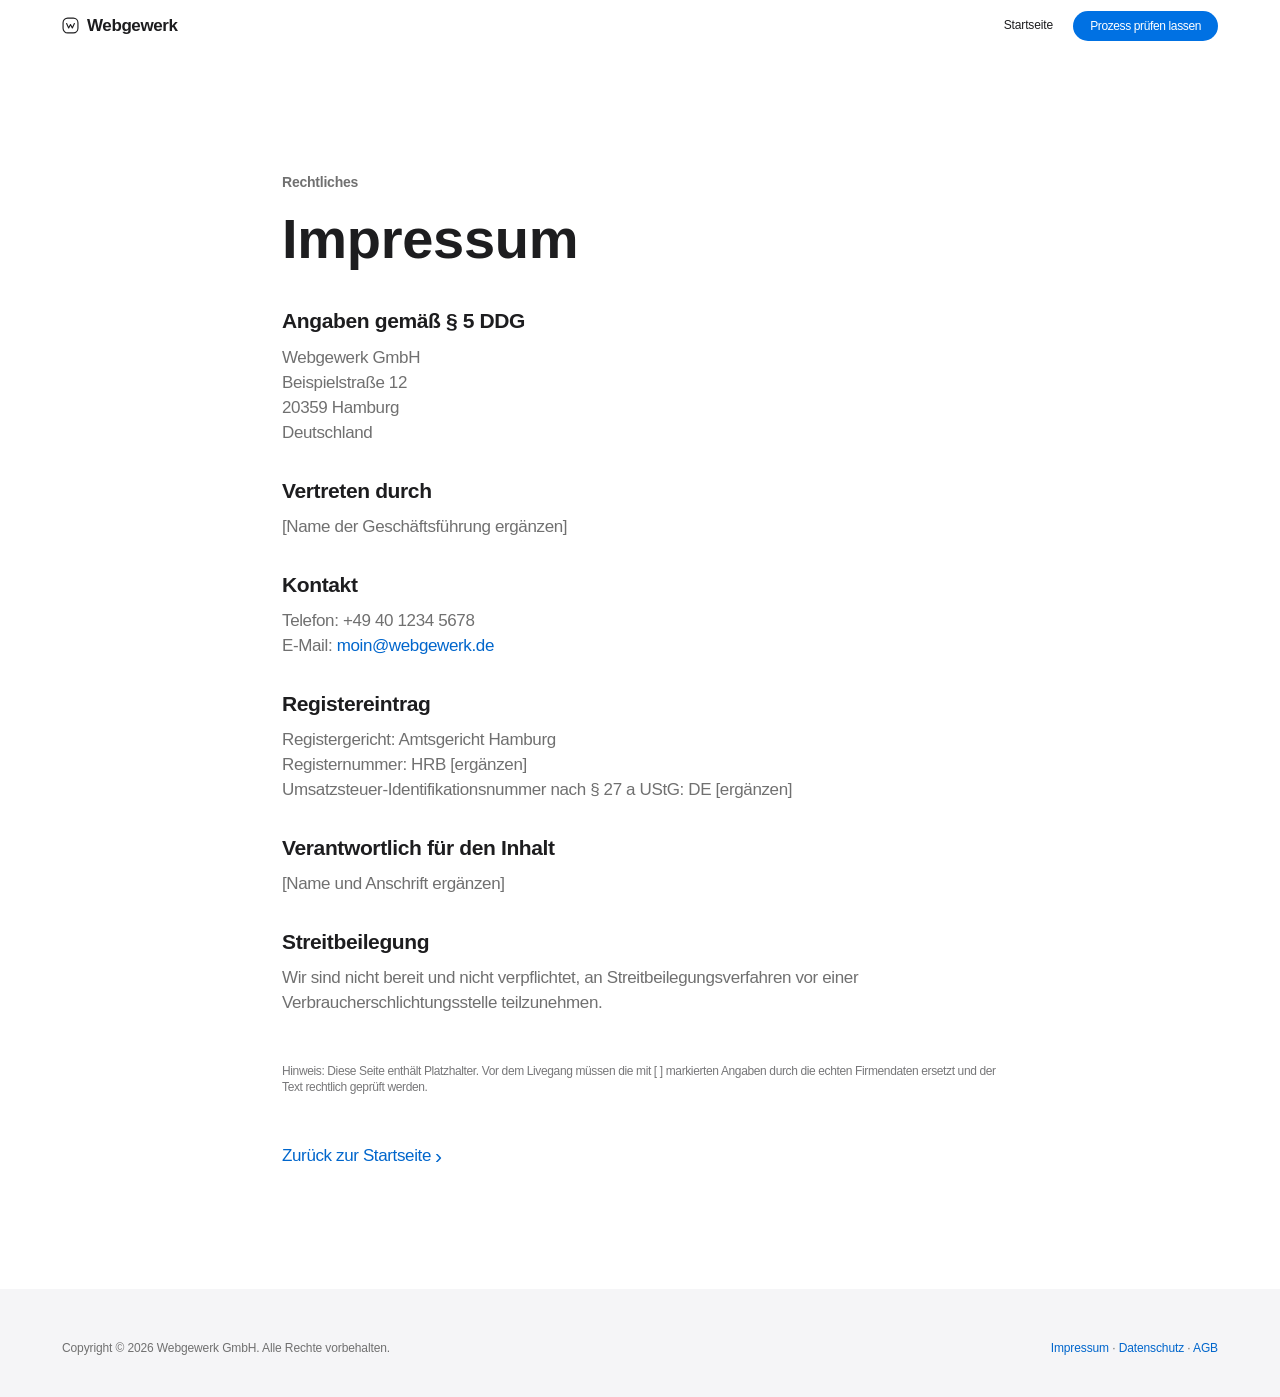
<file: impressum.html>
<!doctype html>
<html lang="de">
<head>
<meta charset="utf-8">
<meta name="viewport" content="width=device-width, initial-scale=1">
<title>Impressum — Webgewerk</title>
<meta name="description" content="Anbieterkennzeichnung der Webgewerk GmbH nach § 5 DDG.">
<meta name="robots" content="noindex">
<link rel="stylesheet" href="styles/main.css">
<link rel="icon" href="assets/img/mark.svg" type="image/svg+xml">
</head>
<body>
<a class="skip" href="#main">Zum Inhalt springen</a>

<header class="nav is-scrolled">
  <div class="wrap nav__inner">
    <a class="nav__logo" href="index.html">
      <svg class="nav__mark" viewBox="0 0 24 24" aria-hidden="true">
        <rect x="1.5" y="1.5" width="21" height="21" rx="6.5" fill="none" stroke="currentColor" stroke-width="1.6"/>
        <path d="M6.5 9.2 L9.4 15.4 L12 10.6 L14.6 15.4 L17.5 9.2" fill="none"
              stroke="currentColor" stroke-width="1.6" stroke-linecap="round" stroke-linejoin="round"/>
      </svg>
      Webgewerk
    </a>
    <nav class="nav__menu" aria-label="Hauptnavigation">
      <a class="nav__link" href="index.html">Startseite</a>
      <a class="btn btn--filled nav__cta" href="index.html#kontakt">Prozess prüfen lassen</a>
    </nav>
  </div>
</header>

<main id="main" class="section">
  <div class="wrap" style="max-width:760px;">
    <p class="eyebrow">Rechtliches</p>
    <h1 class="h-section">Impressum</h1>

    <div style="margin-top:var(--sp-10);display:grid;gap:var(--sp-8);">
      <section>
        <h2 class="h-sub" style="font-size:var(--t-body);">Angaben gemäß § 5 DDG</h2>
        <p class="copy" style="margin-top:var(--sp-3);">
          Webgewerk GmbH<br>
          Beispielstraße 12<br>
          20359 Hamburg<br>
          Deutschland
        </p>
      </section>

      <section>
        <h2 class="h-sub" style="font-size:var(--t-body);">Vertreten durch</h2>
        <p class="copy" style="margin-top:var(--sp-3);">[Name der Geschäftsführung ergänzen]</p>
      </section>

      <section>
        <h2 class="h-sub" style="font-size:var(--t-body);">Kontakt</h2>
        <p class="copy num" style="margin-top:var(--sp-3);">
          Telefon: +49 40 1234 5678<br>
          E-Mail: <a href="mailto:moin@webgewerk.de">moin@webgewerk.de</a>
        </p>
      </section>

      <section>
        <h2 class="h-sub" style="font-size:var(--t-body);">Registereintrag</h2>
        <p class="copy" style="margin-top:var(--sp-3);">
          Registergericht: Amtsgericht Hamburg<br>
          Registernummer: HRB [ergänzen]<br>
          Umsatzsteuer-Identifikationsnummer nach § 27 a UStG: DE [ergänzen]
        </p>
      </section>

      <section>
        <h2 class="h-sub" style="font-size:var(--t-body);">Verantwortlich für den Inhalt</h2>
        <p class="copy" style="margin-top:var(--sp-3);">
          [Name und Anschrift ergänzen]
        </p>
      </section>

      <section>
        <h2 class="h-sub" style="font-size:var(--t-body);">Streitbeilegung</h2>
        <p class="copy" style="margin-top:var(--sp-3);">
          Wir sind nicht bereit und nicht verpflichtet, an Streitbeilegungsverfahren vor einer
          Verbraucherschlichtungsstelle teilzunehmen.
        </p>
      </section>

      <p class="form__note" style="margin-top:var(--sp-4);">
        Hinweis: Diese Seite enthält Platzhalter. Vor dem Livegang müssen die mit
        [ ] markierten Angaben durch die echten Firmendaten ersetzt und der Text
        rechtlich geprüft werden.
      </p>
    </div>

    <p style="margin-top:var(--sp-12);"><a class="arrow-link" href="index.html">Zurück zur Startseite</a></p>
  </div>
</main>

<footer class="footer">
  <div class="wrap">
    <div class="footer__legal" style="margin-top:0;border-top:0;padding-top:0;">
      <p>Copyright © <span data-year>2026</span> Webgewerk GmbH. Alle Rechte vorbehalten.</p>
      <p>
        <a href="impressum.html">Impressum</a> ·
        <a href="datenschutz.html">Datenschutz</a> ·
        <a href="agb.html">AGB</a>
      </p>
    </div>
  </div>
</footer>

<script src="scripts/main.js"></script>
</body>
</html>
</file>
<file: styles/main.css>
@import url("tokens.css");

/* ============================================================
   Grundlage
   ============================================================ */

*, *::before, *::after { box-sizing: border-box; }

html {
  -webkit-text-size-adjust: 100%;
  scroll-behavior: smooth;
  scroll-padding-top: 76px;
}

@media (prefers-reduced-motion: reduce) {
  html { scroll-behavior: auto; }
  *, *::before, *::after {
    animation-duration: 0.01ms !important;
    transition-duration: 0.01ms !important;
  }
}

body {
  margin: 0;
  background: var(--s-0);
  color: var(--c-ink);
  font-family: var(--font-text);
  font-size: var(--t-body-sm);
  font-weight: 400;
  line-height: var(--lh-body);
  letter-spacing: var(--ls-body);
  -webkit-font-smoothing: antialiased;
  -moz-osx-font-smoothing: grayscale;
}

body.is-locked { overflow: hidden; }

img, svg { max-width: 100%; display: block; }

h1, h2, h3, h4 {
  font-family: var(--font-display);
  color: var(--c-ink);
  margin: 0;
  text-wrap: balance;
}

p { margin: 0; }

a { color: var(--c-link); text-decoration: none; }
a:hover { text-decoration: underline; }

:focus-visible {
  outline: 2px solid var(--c-accent);
  outline-offset: 3px;
  border-radius: var(--r-link);
}

.num { font-feature-settings: "numr"; font-variant-numeric: tabular-nums; }

.skip {
  position: absolute; left: -9999px; top: 0;
  background: var(--s-0); color: var(--c-ink);
  padding: var(--sp-3) var(--sp-5);
  border-radius: var(--r-link); z-index: 100;
}
.skip:focus { left: var(--sp-4); top: var(--sp-4); }

/* ============================================================
   Layout
   ============================================================ */

.wrap {
  width: 100%;
  max-width: var(--page);
  margin-inline: auto;
  padding-inline: var(--page-pad);
}

.section { padding-block: var(--section); }
.section--tight { padding-block: clamp(48px, 6vw, 76px); }

/* Rhythmus entsteht durch den Wechsel der Flächen, nicht durch Linien */
.section--canvas { background: var(--s-1); }

.section__head { max-width: 880px; margin-bottom: clamp(40px, 5vw, 64px); }
.section__head .copy { margin-top: var(--sp-6); }
.section__head--center { margin-inline: auto; text-align: center; }

.eyebrow {
  font-size: var(--t-caption);
  font-weight: 600;
  letter-spacing: -0.224px;
  color: var(--c-ink-3);
  margin-bottom: var(--sp-4);
}

.h-display {
  font-size: var(--t-display);
  font-weight: 700;
  line-height: var(--lh-display);
  letter-spacing: var(--ls-display);
}

.h-section {
  font-size: var(--t-heading);
  font-weight: 700;
  line-height: var(--lh-heading);
  letter-spacing: var(--ls-heading);
}

.h-sub {
  font-size: var(--t-heading-sm);
  font-weight: 600;
  line-height: 1.2;
}

.lead {
  font-size: var(--t-body-lg);
  font-weight: 600;
  line-height: 1.14;
  letter-spacing: 0.196px;
  color: var(--c-ink);
  margin-top: var(--sp-6);
}

.copy {
  font-size: var(--t-body-sm);
  line-height: var(--lh-body);
  color: var(--c-ink-3);
  max-width: 62ch;
}

.copy--ink { color: var(--c-ink); }

/* ============================================================
   Buttons und Links
   ============================================================ */

.btn {
  display: inline-flex;
  align-items: center;
  justify-content: center;
  gap: var(--sp-2);
  font-family: var(--font-text);
  font-size: var(--t-body-sm);
  font-weight: 400;
  line-height: 1.2;
  letter-spacing: -0.374px;
  padding: 11px var(--sp-4);
  min-height: 44px;
  border-radius: var(--r-pill);
  border: 1px solid transparent;
  cursor: pointer;
  text-decoration: none;
  transition: background-color var(--dur) var(--ease),
              color var(--dur) var(--ease),
              border-color var(--dur) var(--ease);
}
.btn:hover { text-decoration: none; }

/* Der einzige chromatische Button. Höchstens einer pro Sektion. */
.btn--filled { background: var(--c-accent); color: #ffffff; padding-inline: var(--sp-5); }
.btn--filled:hover { background: var(--c-accent-deep); }

.btn--ghost { border-color: var(--c-ink); color: var(--c-ink); background: transparent; padding-inline: var(--sp-5); }
.btn--ghost:hover { background: var(--c-ink); color: #ffffff; }

.btn-row {
  display: flex;
  flex-wrap: wrap;
  gap: var(--sp-3);
  margin-top: var(--sp-8);
}
.btn-row--center { justify-content: center; }

.arrow-link {
  display: inline-flex;
  align-items: center;
  gap: 4px;
  color: var(--c-link);
  font-size: var(--t-body-sm);
  text-decoration: none;
}
.arrow-link::after { content: "\203A"; font-size: 1.24em; line-height: 1; transform: translateY(-1px); }
.arrow-link:hover { text-decoration: underline; }

.badge {
  display: inline-block;
  border-radius: var(--r-badge);
  padding: 4px var(--sp-3);
  font-size: var(--t-micro);
  font-weight: 600;
  letter-spacing: -0.12px;
  color: var(--c-ember);
  background: rgba(182, 68, 0, 0.08);
}

/* ============================================================
   Navigation — 44px, erhebt sich beim Scrollen
   ============================================================ */

.nav {
  position: sticky;
  top: 0;
  z-index: 50;
  background: rgba(255, 255, 255, 0);
  transition: background-color var(--dur) var(--ease),
              backdrop-filter var(--dur) var(--ease);
}
.nav.is-scrolled {
  background: rgba(250, 250, 252, 0.82);
  backdrop-filter: saturate(180%) blur(20px);
  -webkit-backdrop-filter: saturate(180%) blur(20px);
}

.nav__inner {
  height: 52px;
  display: flex;
  align-items: center;
  justify-content: space-between;
  gap: var(--sp-5);
}

.nav__logo {
  font-family: var(--font-display);
  font-size: var(--t-body-sm);
  font-weight: 600;
  letter-spacing: -0.4px;
  color: var(--c-ink);
  text-decoration: none;
  display: inline-flex;
  align-items: center;
  gap: var(--sp-2);
}
.nav__logo:hover { text-decoration: none; }
.nav__mark { width: 17px; height: 17px; flex: none; }

.nav__menu { display: flex; align-items: center; gap: var(--sp-5); }

.nav__link {
  font-size: var(--t-micro);
  font-weight: 400;
  letter-spacing: -0.12px;
  color: var(--c-ink);
  text-decoration: none;
  padding-block: var(--sp-2);
}
.nav__link:hover { color: var(--c-ink-3); text-decoration: none; }

.nav__cta {
  font-size: var(--t-micro);
  min-height: 30px;
  padding: 6px var(--sp-4);
}

.nav__burger {
  display: none;
  width: 40px; height: 40px;
  margin-right: -8px;
  background: none; border: 0; cursor: pointer;
  align-items: center; justify-content: center;
}
.nav__burger span {
  display: block; width: 17px; height: 1px;
  background: var(--c-ink); position: relative;
  transition: transform var(--dur) var(--ease);
}
.nav__burger span::before,
.nav__burger span::after {
  content: ""; position: absolute; left: 0;
  width: 17px; height: 1px; background: var(--c-ink);
  transition: transform var(--dur) var(--ease);
}
.nav__burger span::before { top: -5px; }
.nav__burger span::after  { top: 5px; }
.nav__burger[aria-expanded="true"] span { transform: rotate(45deg); }
.nav__burger[aria-expanded="true"] span::before { transform: translateY(5px) rotate(-90deg); }
.nav__burger[aria-expanded="true"] span::after  { opacity: 0; }

@media (max-width: 860px) {
  .nav__burger { display: inline-flex; }
  .nav__menu {
    position: fixed;
    inset: 52px 0 auto 0;
    flex-direction: column;
    align-items: stretch;
    gap: 0;
    background: var(--s-3);
    backdrop-filter: saturate(180%) blur(20px);
    -webkit-backdrop-filter: saturate(180%) blur(20px);
    padding: var(--sp-4) var(--page-pad) var(--sp-8);
    transform: translateY(-8px);
    opacity: 0;
    pointer-events: none;
    transition: opacity var(--dur) var(--ease), transform var(--dur) var(--ease);
  }
  .nav__menu.is-open { opacity: 1; transform: none; pointer-events: auto; }
  .nav__link { font-size: var(--t-body); padding-block: var(--sp-4); }
  .nav__cta { margin-top: var(--sp-4); align-self: flex-start; font-size: var(--t-body-sm); min-height: 44px; padding: 11px var(--sp-5); }
}

/* ============================================================
   Hero
   ============================================================ */

.hero { padding-top: clamp(56px, 8vw, 96px); padding-bottom: 0; text-align: center; }
.hero__eyebrow { color: var(--c-ink-3); font-size: var(--t-body-sm); margin-bottom: var(--sp-4); }
.hero h1 { max-width: 22ch; margin-inline: auto; }
.hero__lead {
  font-size: var(--t-body-lg);
  font-weight: 600;
  line-height: 1.2;
  letter-spacing: 0.196px;
  color: var(--c-ink-3);
  max-width: 52ch;
  margin: var(--sp-6) auto 0;
}
.hero__note { font-size: var(--t-body-sm); color: var(--c-ink-3); margin-top: var(--sp-5); }

.hero__visual {
  margin-top: clamp(40px, 5vw, 64px);
  border-radius: var(--r-card);
  overflow: hidden;
}
.hero__visual img { width: 100%; height: auto; }

/* Kennzahlen */
.stats {
  display: grid;
  grid-template-columns: repeat(3, 1fr);
  gap: var(--sp-8);
  margin-top: clamp(48px, 6vw, 80px);
  text-align: center;
}
.stat__value {
  font-family: var(--font-display);
  font-size: var(--t-heading-sm);
  font-weight: 600;
  line-height: 1.1;
  letter-spacing: -0.4px;
}
.stat__label { font-size: var(--t-caption); color: var(--c-ink-3); margin-top: var(--sp-2); }

@media (max-width: 700px) {
  .stats { grid-template-columns: 1fr; gap: var(--sp-7); }
}

/* Vertrauensleiste */
.trust { text-align: center; }
.trust p { font-size: var(--t-body-sm); color: var(--c-ink-3); }
.trust__row {
  display: flex; flex-wrap: wrap; justify-content: center;
  gap: var(--sp-6) var(--sp-10);
  margin-top: var(--sp-7);
}
.trust__item {
  font-family: var(--font-display);
  font-size: var(--t-body-sm);
  font-weight: 600;
  letter-spacing: -0.3px;
  color: var(--c-ink-4);
}

/* ============================================================
   Karten
   ============================================================ */

.grid { display: grid; gap: var(--sp-5); }
.grid--2 { grid-template-columns: repeat(2, 1fr); }
.grid--3 { grid-template-columns: repeat(3, 1fr); }
.grid--4 { grid-template-columns: repeat(4, 1fr); }

@media (max-width: 980px) {
  .grid--3, .grid--4 { grid-template-columns: repeat(2, 1fr); }
}
@media (max-width: 660px) {
  .grid--2, .grid--3, .grid--4 { grid-template-columns: 1fr; }
}

/* Karten: Radius 28, keine Schatten, keine Konturen */
.card {
  background: var(--s-0);
  border-radius: var(--r-card);
  padding: var(--card-pad);
  display: flex;
  flex-direction: column;
  gap: var(--sp-3);
}
.section--canvas .card { background: var(--s-0); }
.section:not(.section--canvas) .card { background: var(--s-1); }

.card__icon { width: 28px; height: 28px; color: var(--c-ink); margin-bottom: var(--sp-2); }
.card h3 { font-size: var(--t-body); font-weight: 600; line-height: 1.24; letter-spacing: -0.4px; }
.card p { font-size: var(--t-body-sm); color: var(--c-ink-3); }
.card .arrow-link { margin-top: auto; padding-top: var(--sp-4); }

/* ============================================================
   Vorgehen
   ============================================================ */

.steps { display: grid; grid-template-columns: repeat(4, 1fr); gap: var(--sp-5); }
@media (max-width: 980px) { .steps { grid-template-columns: repeat(2, 1fr); } }
@media (max-width: 620px)  { .steps { grid-template-columns: 1fr; } }

.step { display: flex; flex-direction: column; gap: var(--sp-3); }
.step__num {
  font-family: var(--font-display);
  font-size: var(--t-heading-sm);
  font-weight: 600;
  letter-spacing: -0.6px;
  color: var(--c-ink-4);
}
.step__rule { height: 1px; background: var(--c-hairline); margin-block: var(--sp-2); }
.step h3 { font-size: var(--t-body); font-weight: 600; letter-spacing: -0.4px; }
.step p { font-size: var(--t-body-sm); color: var(--c-ink-3); }
.step__time { font-size: var(--t-caption); color: var(--c-ink-4); }

/* ============================================================
   Arbeiten
   ============================================================ */

.case {
  display: grid;
  grid-template-columns: 1fr 1fr;
  align-items: center;
  gap: clamp(28px, 5vw, 76px);
}
.case + .case { margin-top: clamp(56px, 7vw, 100px); }
.case--flip .case__media { order: 2; }

.case__media { border-radius: var(--r-card); overflow: hidden; }
.case__media img { width: 100%; height: auto; }

.case__kicker { font-size: var(--t-caption); color: var(--c-ink-3); margin-bottom: var(--sp-3); }
.case h3 { font-size: var(--t-heading-sm); font-weight: 600; line-height: 1.16; letter-spacing: -0.8px; }
.case p { font-size: var(--t-body-sm); color: var(--c-ink-3); margin-top: var(--sp-5); max-width: 46ch; }

.case__metrics { display: flex; flex-wrap: wrap; gap: var(--sp-10); margin-top: var(--sp-7); }
.case__metric-value {
  font-family: var(--font-display);
  font-size: var(--t-heading-sm);
  font-weight: 600;
  line-height: 1;
  letter-spacing: -0.8px;
}
.case__metric-label { font-size: var(--t-caption); color: var(--c-ink-3); margin-top: var(--sp-2); }

@media (max-width: 860px) {
  .case { grid-template-columns: 1fr; }
  .case--flip .case__media { order: 0; }
}

/* ============================================================
   Preise
   ============================================================ */

.price { position: relative; }
.price__label { font-size: var(--t-caption); color: var(--c-ink-3); }
.price h3 { font-size: var(--t-body); font-weight: 600; letter-spacing: -0.4px; }
/* .card p ist spezifischer als .price__value — deshalb hier mitqualifizieren,
   sonst fällt der Preis auf Fließtextgröße zurück. */
.card .price__value {
  font-family: var(--font-display);
  color: var(--c-ink);
  font-size: var(--t-heading-sm);
  font-weight: 600;
  line-height: 1.1;
  letter-spacing: -0.8px;
  margin-top: var(--sp-2);
}
.price__list { list-style: none; margin: var(--sp-5) 0 0; padding: 0; display: grid; gap: var(--sp-3); }
.price__list li {
  font-size: var(--t-body-sm);
  color: var(--c-ink-3);
  padding-left: var(--sp-6);
  position: relative;
}
.price__list li::before {
  content: "";
  position: absolute; left: 0; top: 9px;
  width: 11px; height: 6px;
  border-left: 1.6px solid var(--c-ink-4);
  border-bottom: 1.6px solid var(--c-ink-4);
  transform: rotate(-45deg);
}

/* ============================================================
   Warum
   ============================================================ */

.reason h3 { font-size: var(--t-body); font-weight: 600; letter-spacing: -0.4px; margin-bottom: var(--sp-3); }
.reason p { font-size: var(--t-body-sm); color: var(--c-ink-3); }
.reason__rule { height: 1px; background: var(--c-hairline); margin-bottom: var(--sp-6); }

/* ============================================================
   FAQ
   ============================================================ */

.faq { max-width: 820px; margin-inline: auto; }
.faq__item { border-bottom: 1px solid var(--c-hairline); }
.faq__item:first-child { border-top: 1px solid var(--c-hairline); }

.faq__q {
  list-style: none;
  cursor: pointer;
  padding-block: var(--sp-6);
  display: flex;
  align-items: flex-start;
  justify-content: space-between;
  gap: var(--sp-5);
  font-family: var(--font-display);
  font-size: var(--t-body);
  font-weight: 600;
  letter-spacing: -0.4px;
  line-height: 1.3;
}
.faq__q::-webkit-details-marker { display: none; }
.faq__q::after {
  content: "";
  flex: none;
  width: 13px; height: 13px;
  margin-top: 8px;
  border-right: 1.6px solid var(--c-ink-3);
  border-bottom: 1.6px solid var(--c-ink-3);
  transform: rotate(45deg);
  transition: transform var(--dur) var(--ease);
}
.faq__item[open] .faq__q::after { transform: rotate(-135deg); }
.faq__a { padding-bottom: var(--sp-7); }
.faq__a p { font-size: var(--t-body-sm); color: var(--c-ink-3); max-width: 66ch; }

/* ============================================================
   Kontakt
   ============================================================ */

.contact { display: grid; grid-template-columns: 1fr 1fr; gap: clamp(32px, 5vw, 76px); align-items: start; }
@media (max-width: 860px) { .contact { grid-template-columns: 1fr; } }

.contact__form { display: grid; gap: var(--sp-5); }
.field { display: grid; gap: var(--sp-2); }
.field label { font-size: var(--t-caption); color: var(--c-ink-3); }

.field input,
.field textarea {
  font-family: var(--font-text);
  font-size: var(--t-body-sm);
  letter-spacing: -0.374px;
  color: var(--c-ink);
  background: var(--s-0);
  border: 1px solid var(--c-hairline);
  border-radius: 14px;
  padding: 13px var(--sp-4);
  width: 100%;
  transition: border-color var(--dur) var(--ease);
}
.section--canvas .field input,
.section--canvas .field textarea { background: var(--s-0); }
.field textarea { min-height: 148px; resize: vertical; }
.field input:focus,
.field textarea:focus { outline: none; border-color: var(--c-accent); }

.field-row { display: grid; grid-template-columns: 1fr 1fr; gap: var(--sp-5); }
@media (max-width: 520px) { .field-row { grid-template-columns: 1fr; } }

.form__status {
  font-size: var(--t-caption);
  color: var(--c-ink);
  background: var(--s-2);
  border-radius: var(--r-link);
  padding: var(--sp-3) var(--sp-4);
}
.form__note { font-size: var(--t-micro); color: var(--c-ink-4); line-height: 1.33; }

.contact__aside { display: grid; gap: var(--sp-7); }
.contact__block h3 { font-size: var(--t-caption); font-weight: 600; color: var(--c-ink-3); margin-bottom: var(--sp-2); }
.contact__block p { font-size: var(--t-body-sm); }

/* ============================================================
   Footer
   ============================================================ */

.footer { background: var(--s-1); padding-block: var(--sp-13) var(--sp-10); }
.footer__grid {
  display: grid;
  grid-template-columns: 1.4fr repeat(3, 1fr);
  gap: var(--sp-10);
}
@media (max-width: 860px) { .footer__grid { grid-template-columns: 1fr 1fr; gap: var(--sp-8); } }
@media (max-width: 520px) { .footer__grid { grid-template-columns: 1fr; } }

.footer h4 {
  font-family: var(--font-text);
  font-size: var(--t-micro);
  font-weight: 600;
  color: var(--c-ink);
  margin-bottom: var(--sp-3);
}
.footer ul { list-style: none; margin: 0; padding: 0; display: grid; gap: var(--sp-2); }
.footer a, .footer p, .footer li {
  font-size: var(--t-micro);
  line-height: 1.33;
  letter-spacing: -0.12px;
  color: var(--c-ink-3);
}
.footer a { color: var(--c-ink-3); }
.footer a:hover { color: var(--c-link); }

.footer__legal {
  margin-top: var(--sp-10);
  padding-top: var(--sp-5);
  border-top: 1px solid var(--c-hairline);
  display: flex;
  flex-wrap: wrap;
  gap: var(--sp-3) var(--sp-6);
  justify-content: space-between;
}
.footer__legal a { color: var(--c-link); }

/* ============================================================
   Einblenden
   ============================================================ */

/* Der Startzustand wird erst gesetzt, wenn JavaScript ihn auch wieder auflösen
   kann. Ohne Skript bleibt die Seite sichtbar, statt leer zu sein. */
.reveal-ready [data-reveal] {
  opacity: 0;
  transform: translateY(18px);
  transition: opacity 0.7s var(--ease), transform 0.7s var(--ease);
}
[data-reveal].is-in { opacity: 1; transform: none; }
[data-reveal][data-delay="1"] { transition-delay: 0.07s; }
[data-reveal][data-delay="2"] { transition-delay: 0.14s; }
[data-reveal][data-delay="3"] { transition-delay: 0.21s; }

/* Das Formular ist ein Grid — hier zählt justify-self, nicht align-self. */
.form__submit { justify-self: start; }
</file>
